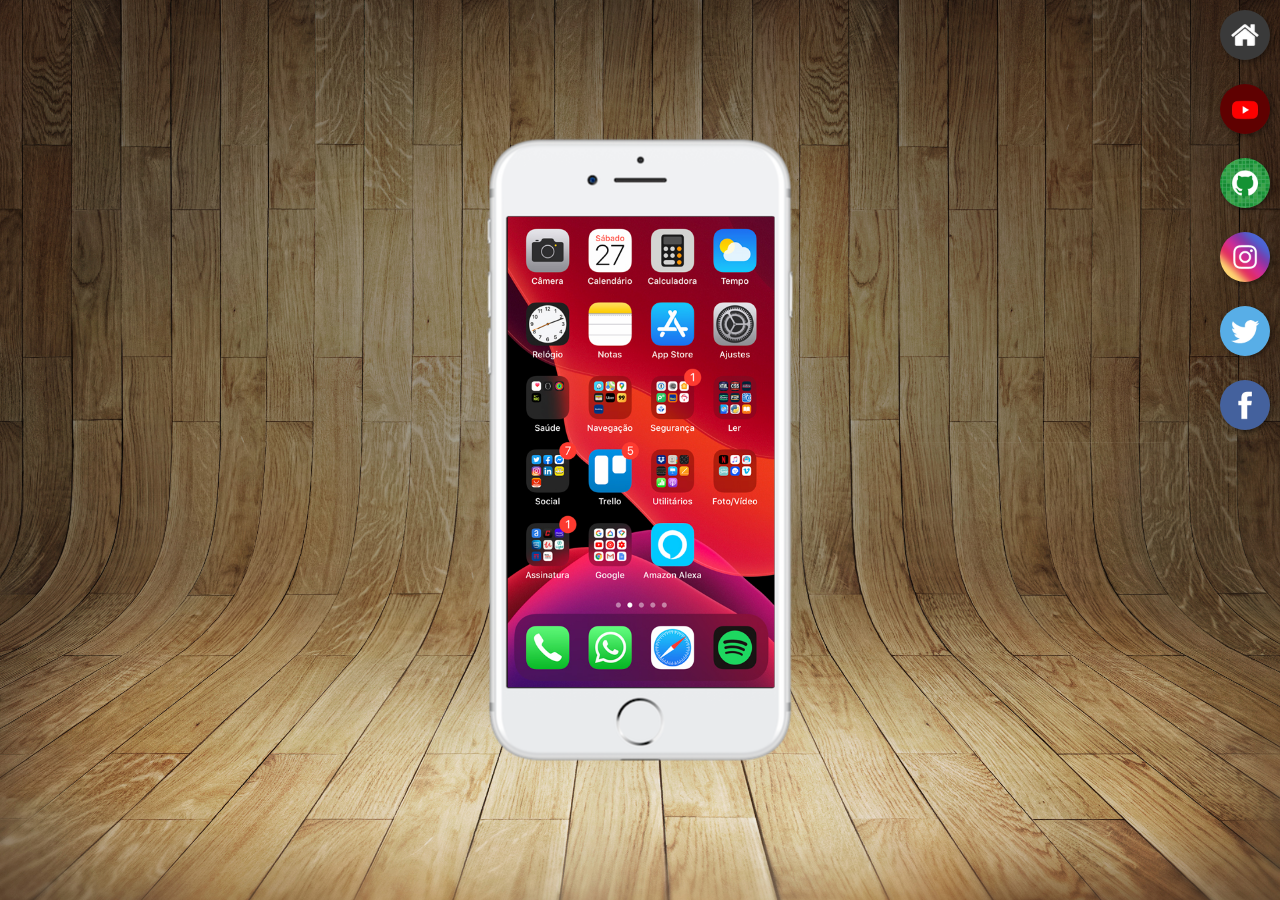
<file: index.html>
<!DOCTYPE html>
<html lang="pt-br">
<head>
    <meta charset="UTF-8">
    <meta http-equiv="X-UA-Compatible" content="IE=edge">
    <meta name="viewport" content="width=device-width, initial-scale=1.0">
    <title>Projeto Redes Sociais</title>
    <link rel="shortcut icon" href="favicon.ico" type="image/x-icon">
    <link rel="stylesheet" href="estilos/style.css">
</head>
<body>
    <main>
        <section id="telefone">
            <iframe src="home.html" name="tela" id="tela" frameborder="0">Infelizmente seu navegador não é compatível com isso.</iframe>
        </section>
        <section id="redes-sociais">
            <a href="home.html" target="tela"><img src="imagens/logo-home.jpg" alt="Home"></a><br>
            <a href="youtube.html" target="tela"><img src="imagens/logo-youtube.jpg" alt="YouTube"></a><br>
            <a href="github.html" target="tela"><img src="imagens/logo-github.jpg" alt="GitHub"></a><br>
            <a href="instagram.html" target="tela"><img src="imagens/logo-instagram.jpg" alt="Instagram"></a><br>
            <a href="twitter.html" target="tela"><img src="imagens/logo-twitter.jpg" alt="Twitter"></a><br>
            <a href="facebook.html" target="tela"><img src="imagens/logo-facebook.jpg" alt="Facebook"></a>
        </section>
    </main>
</body>
</html>
</file>
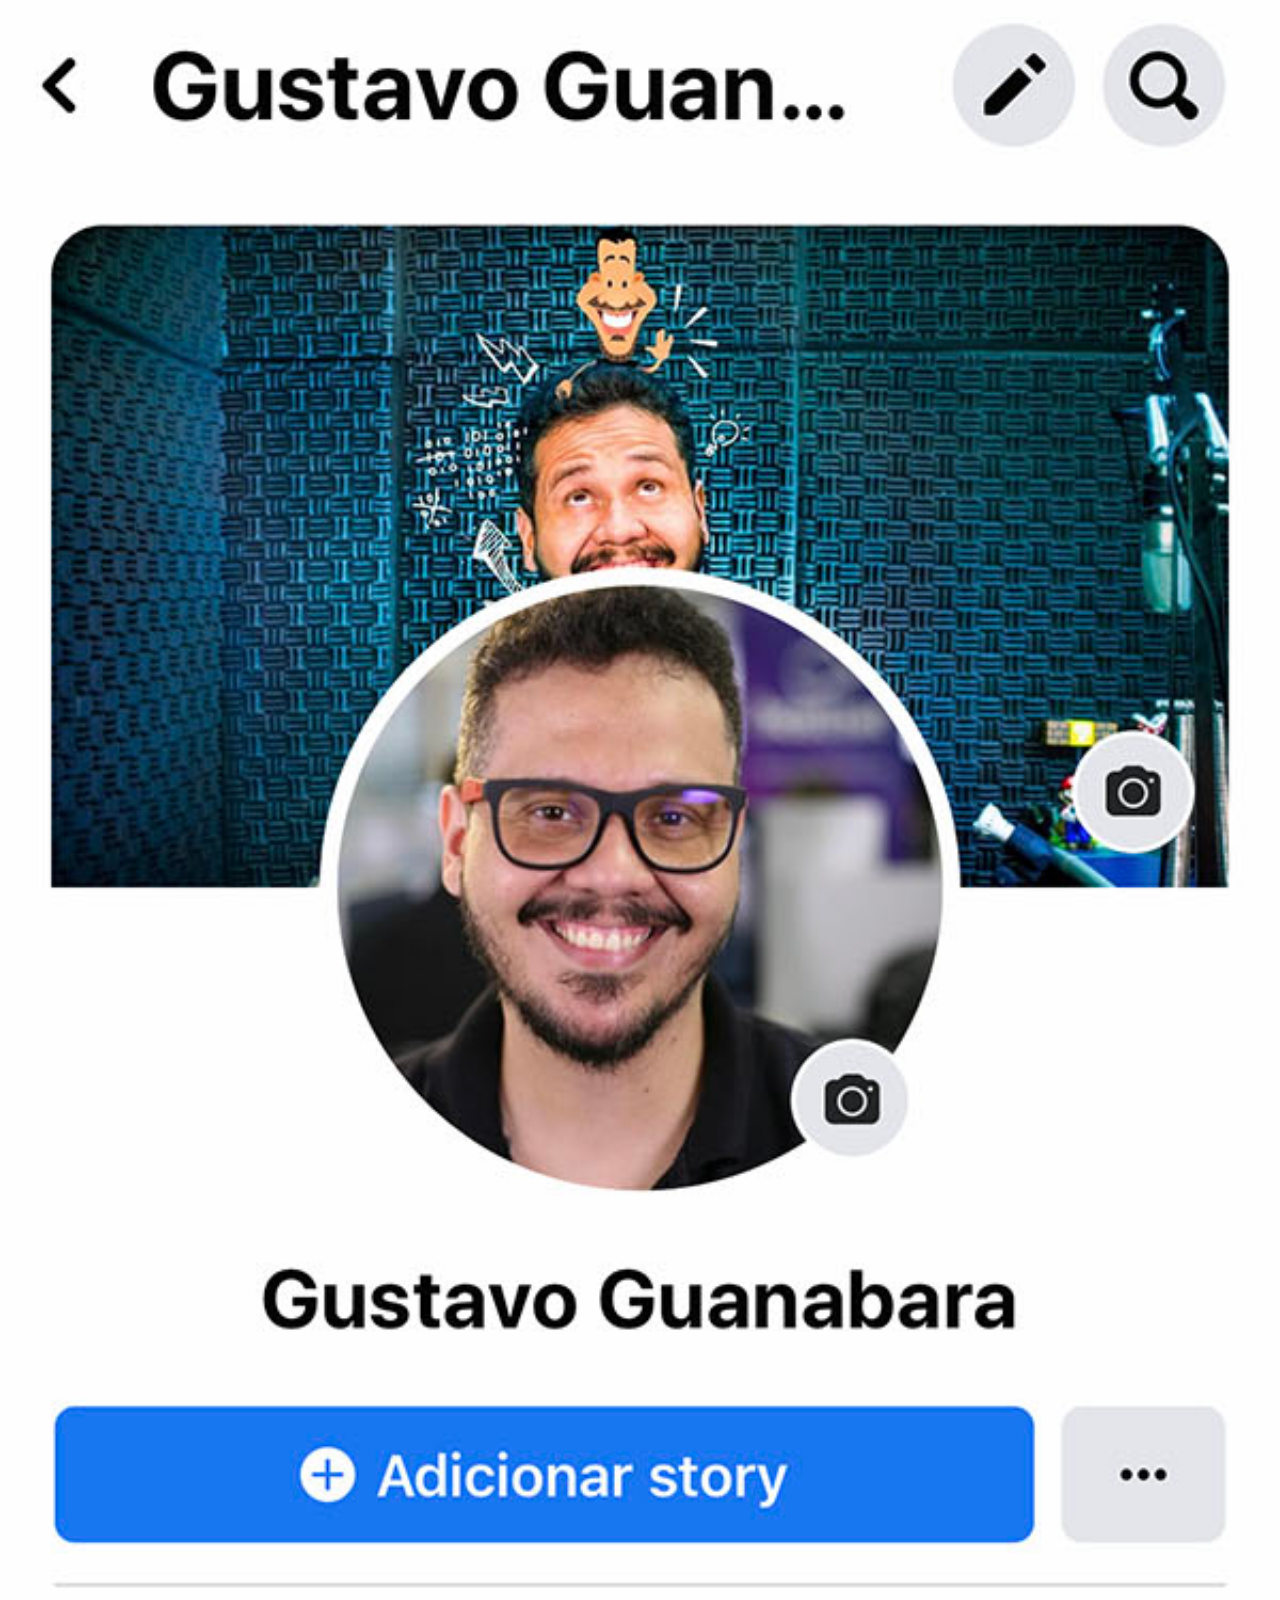
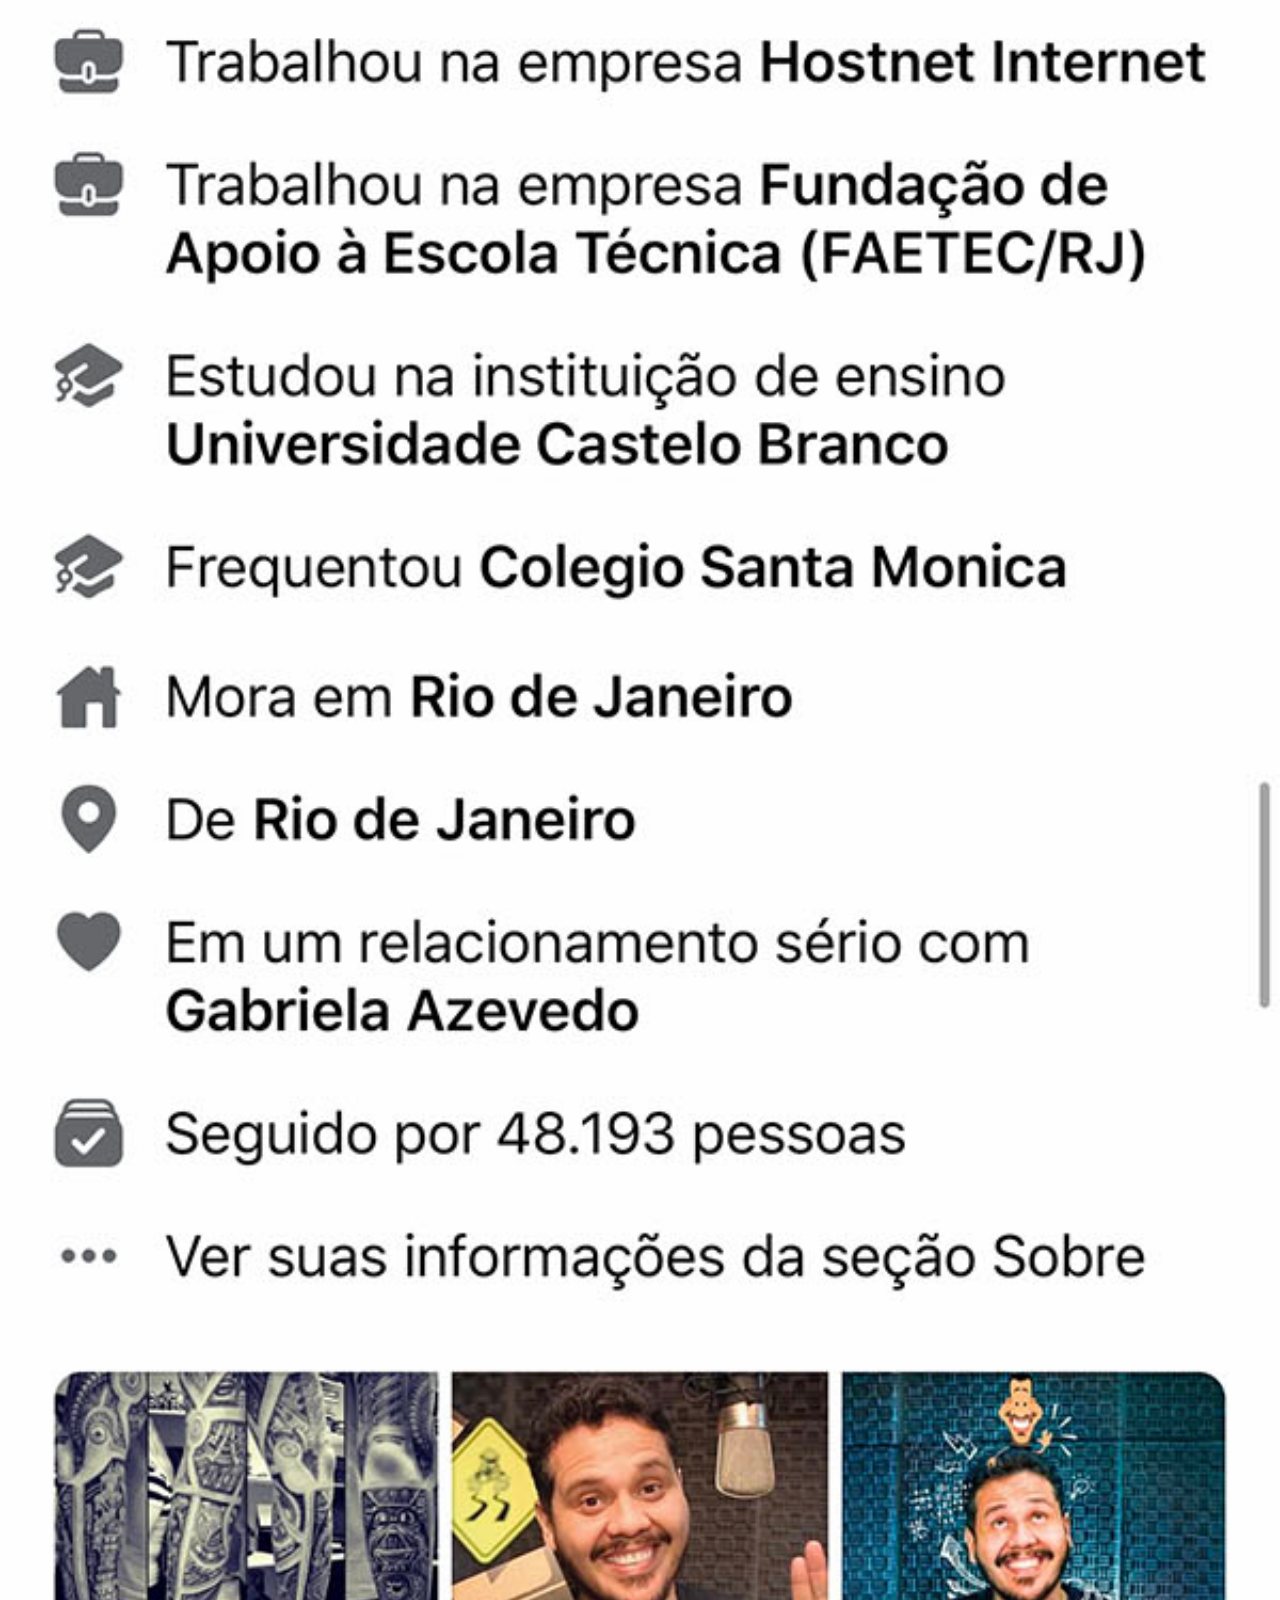
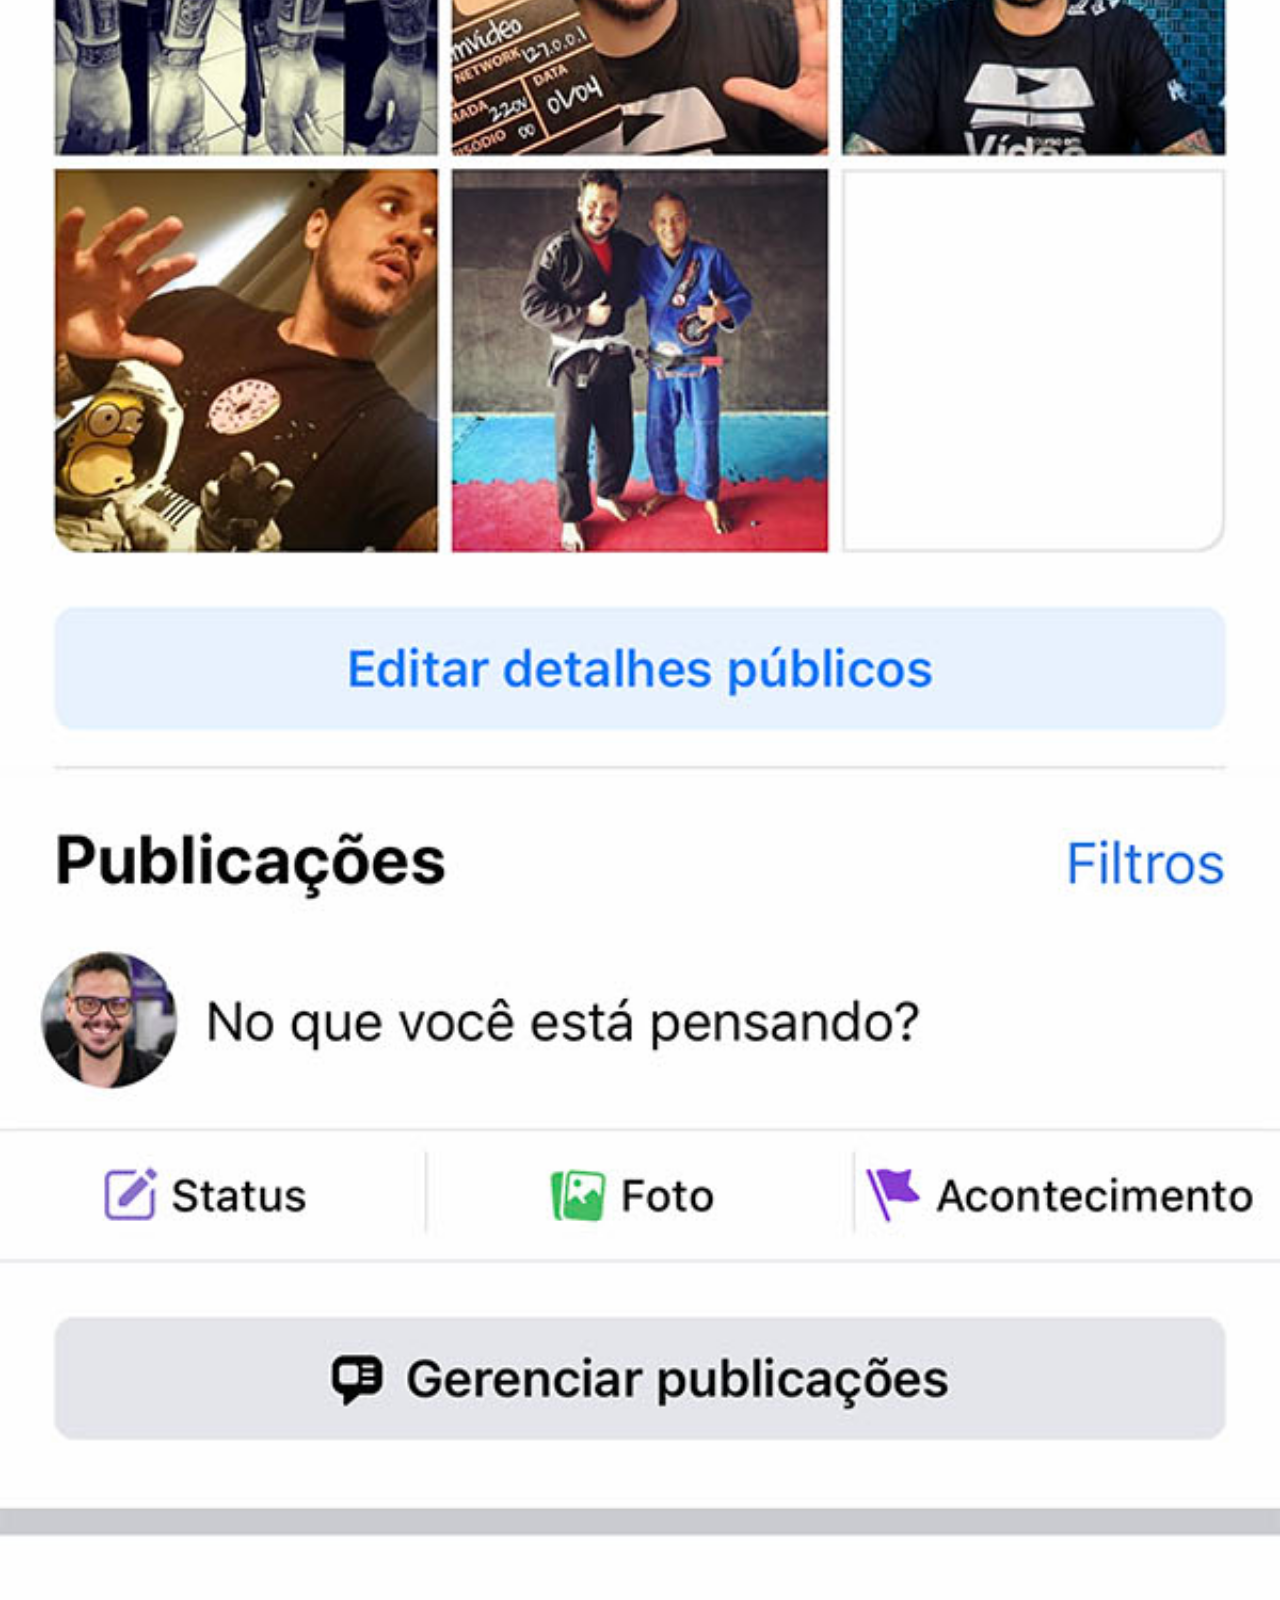
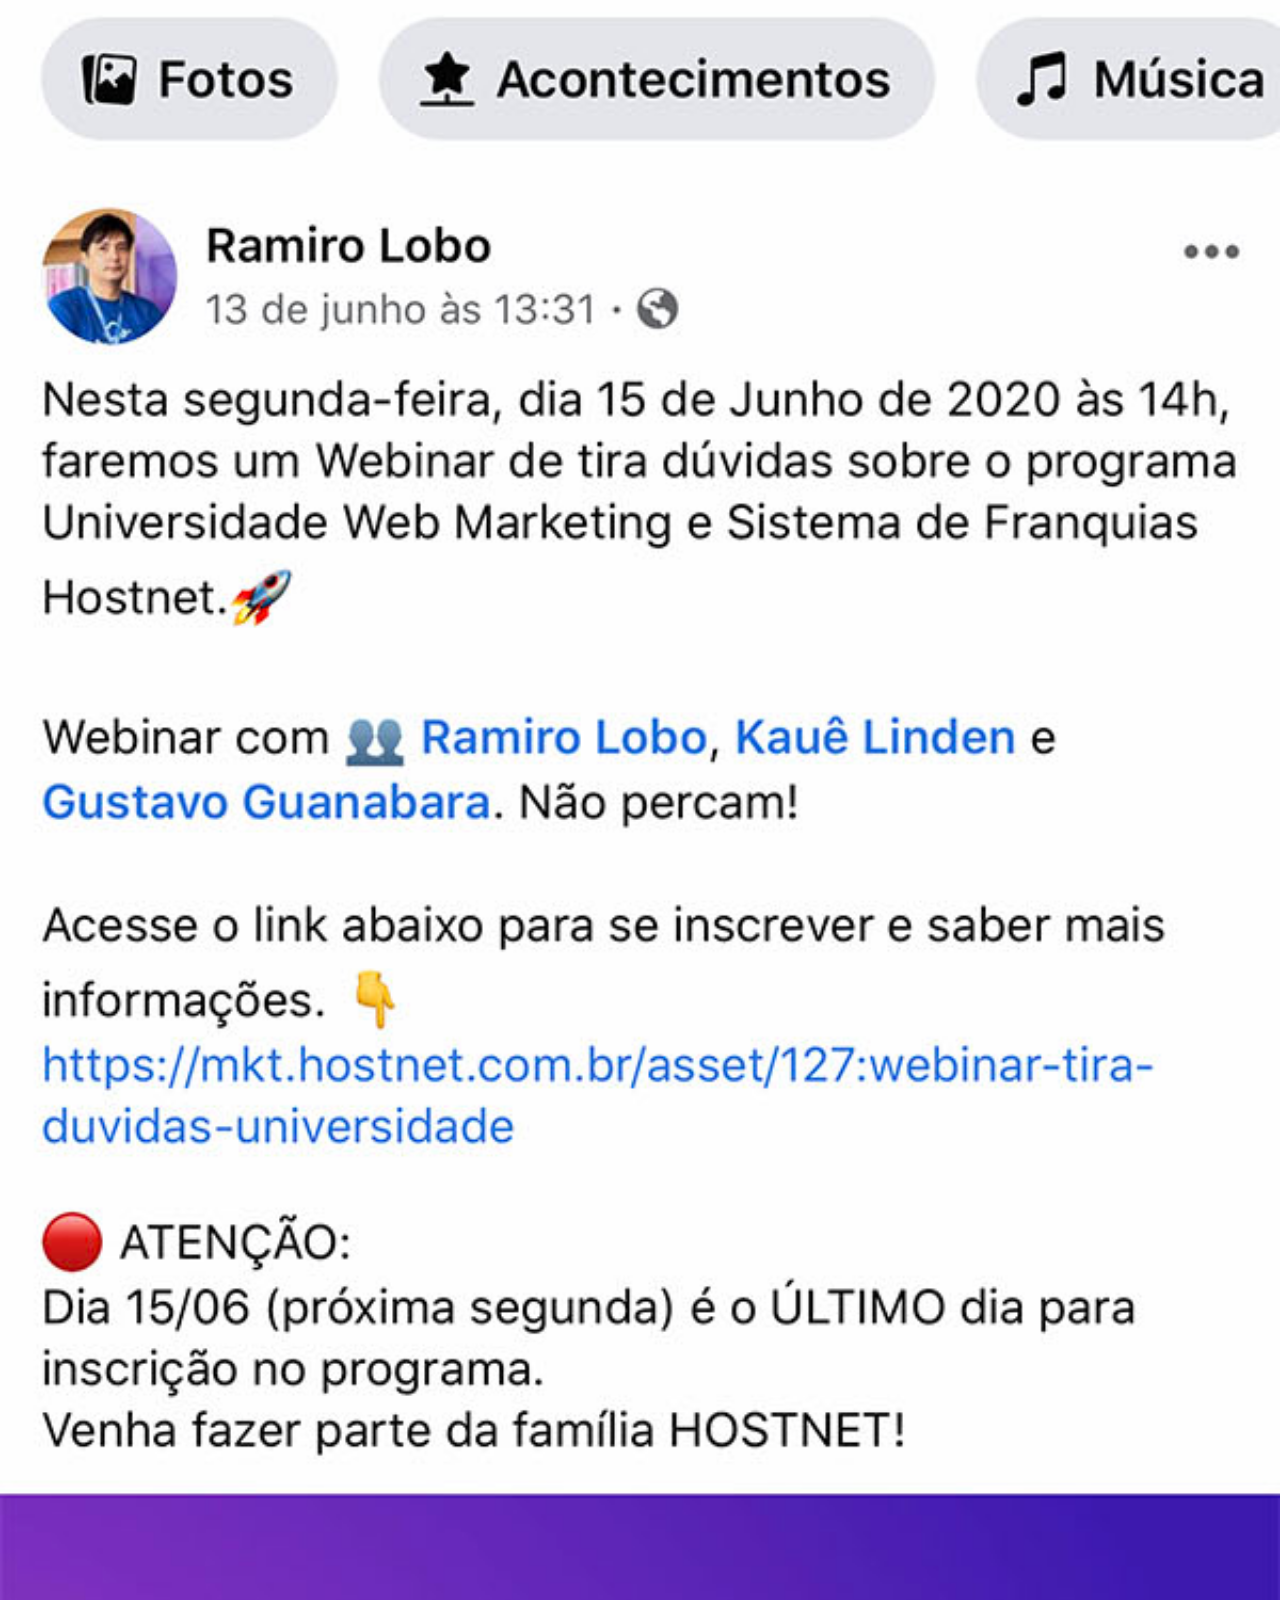
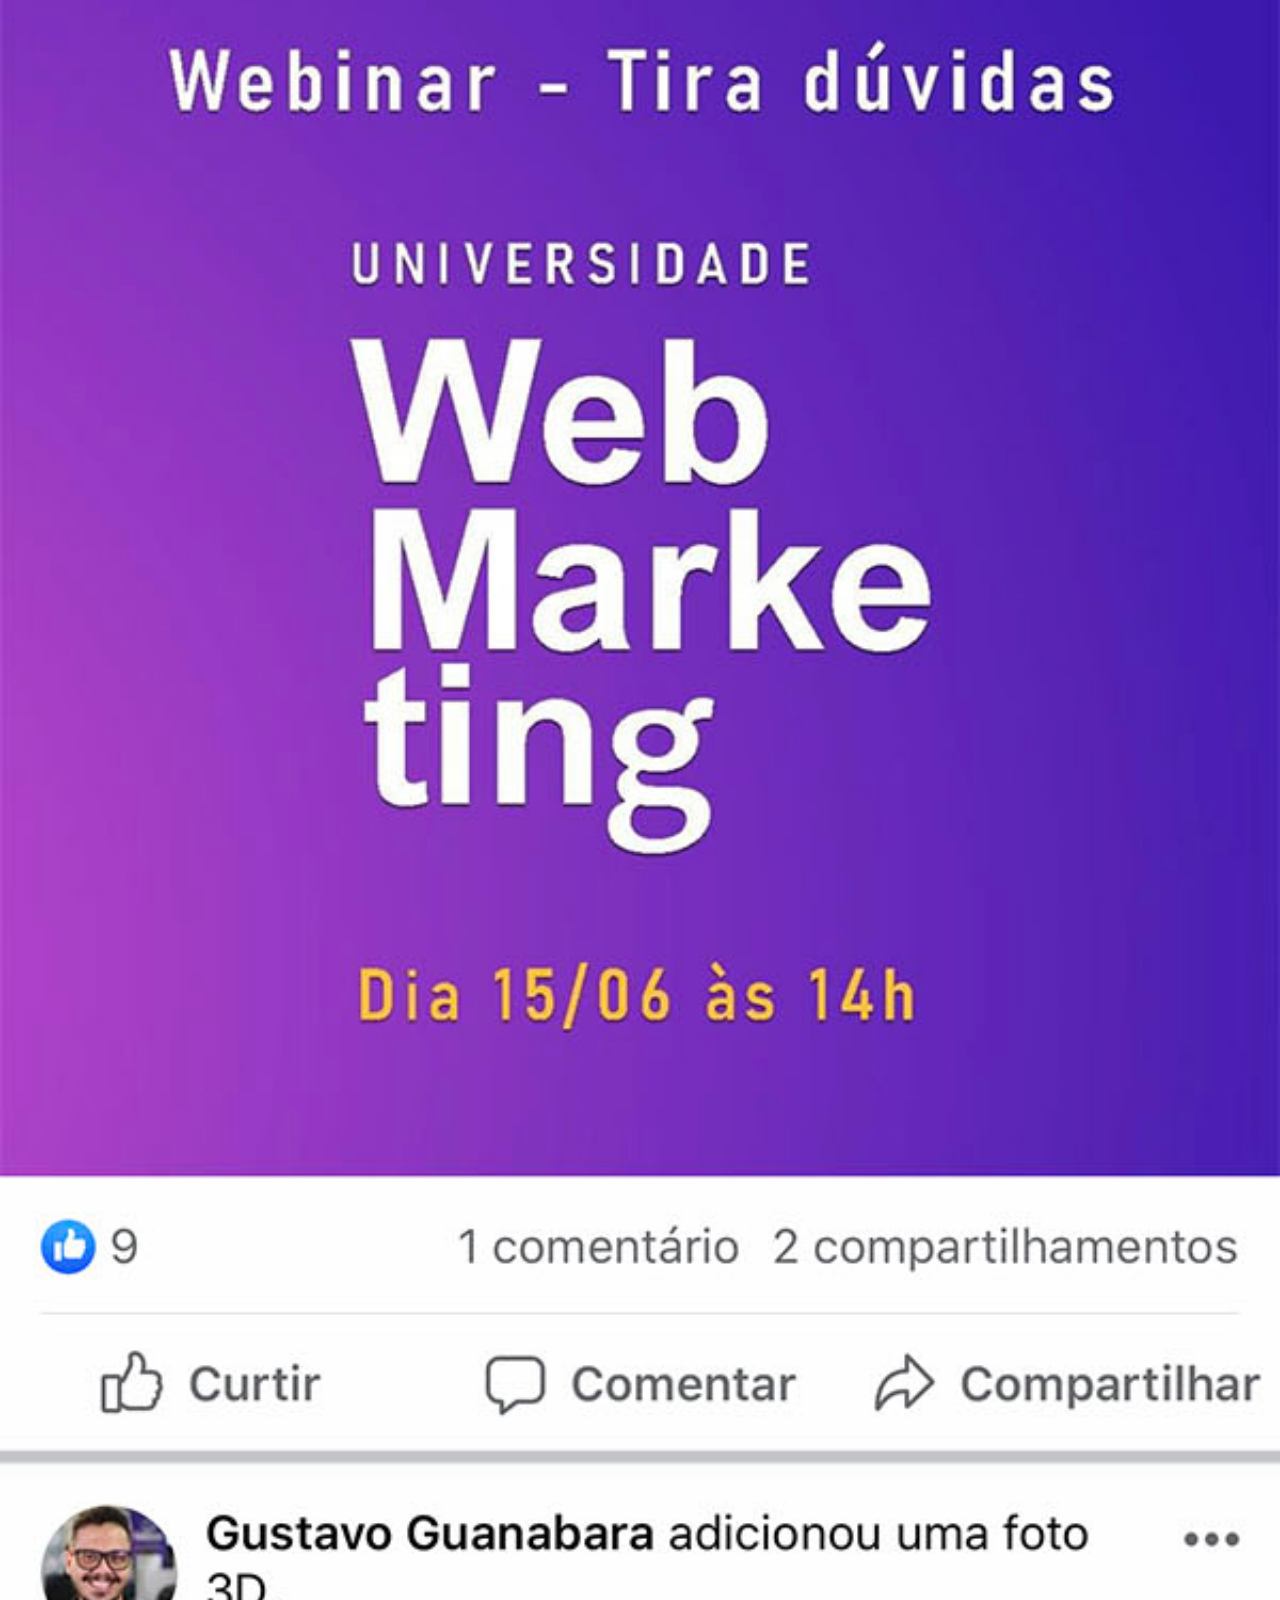
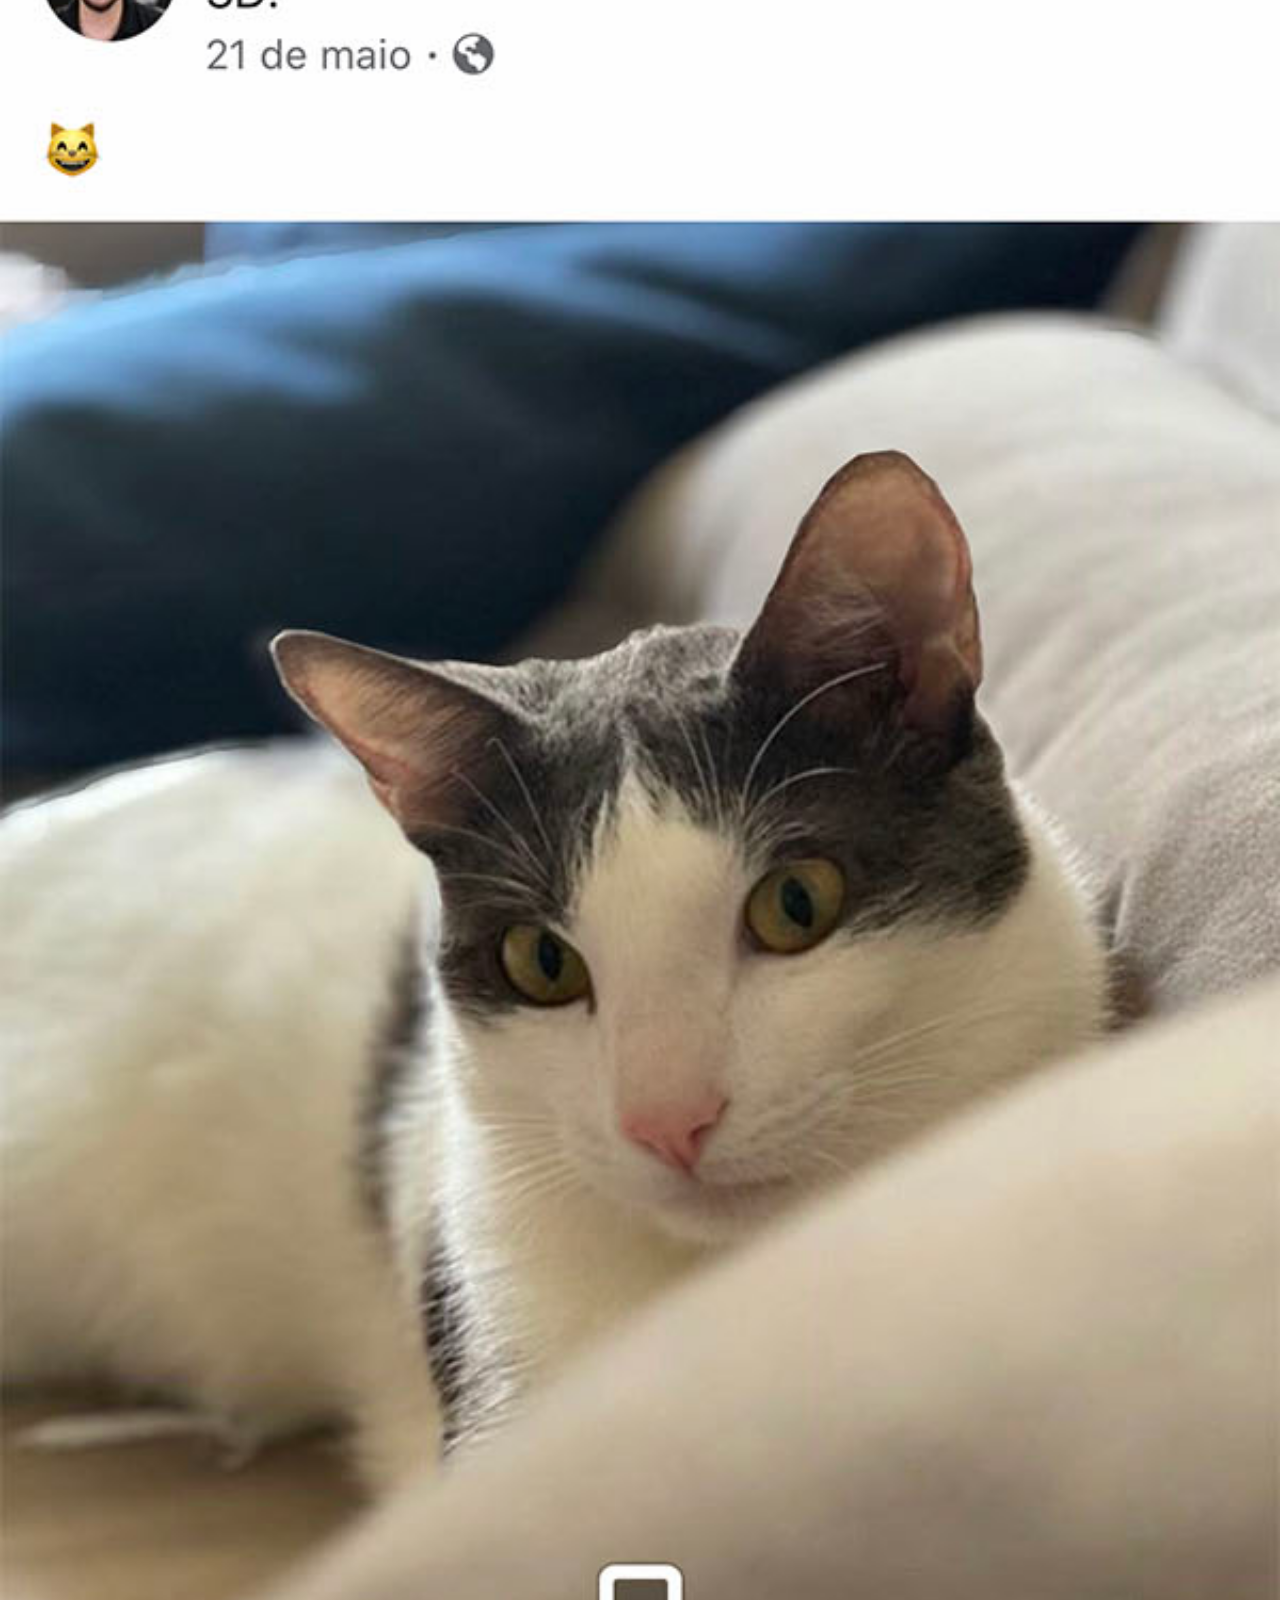
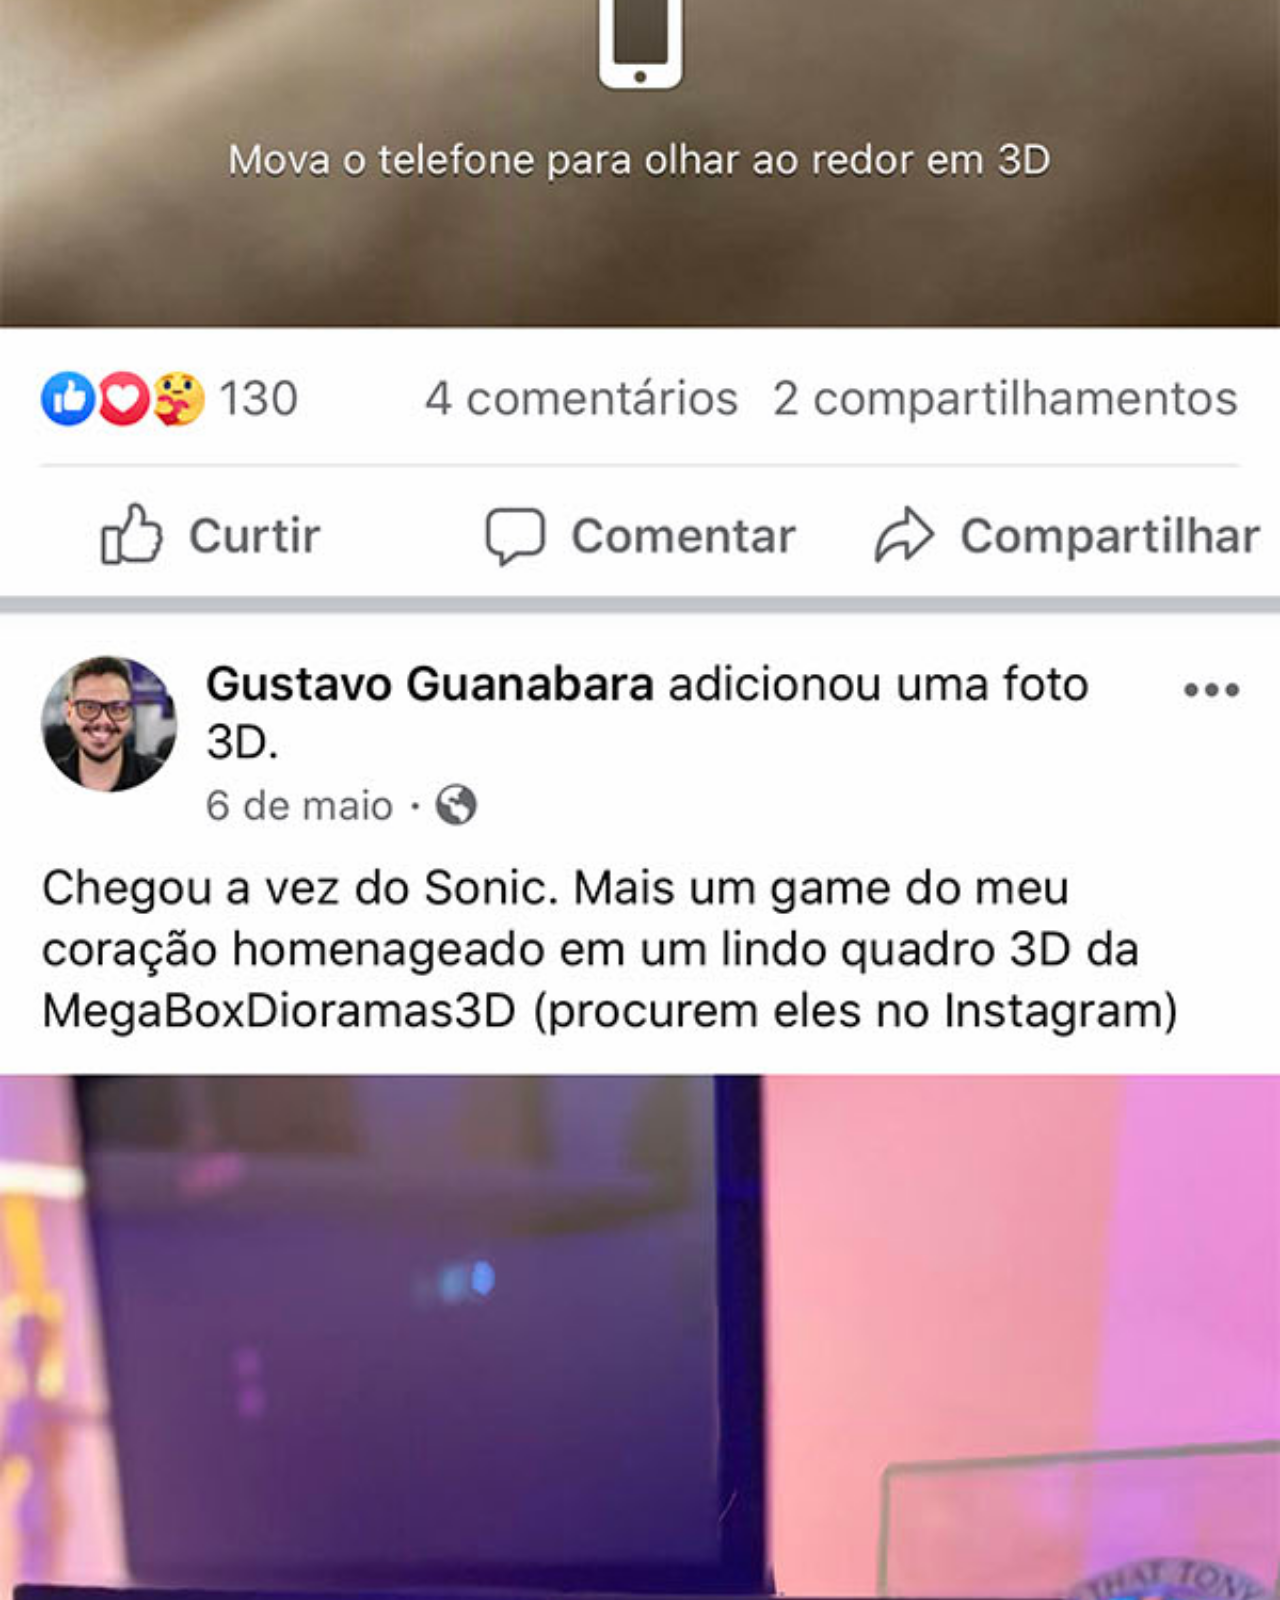
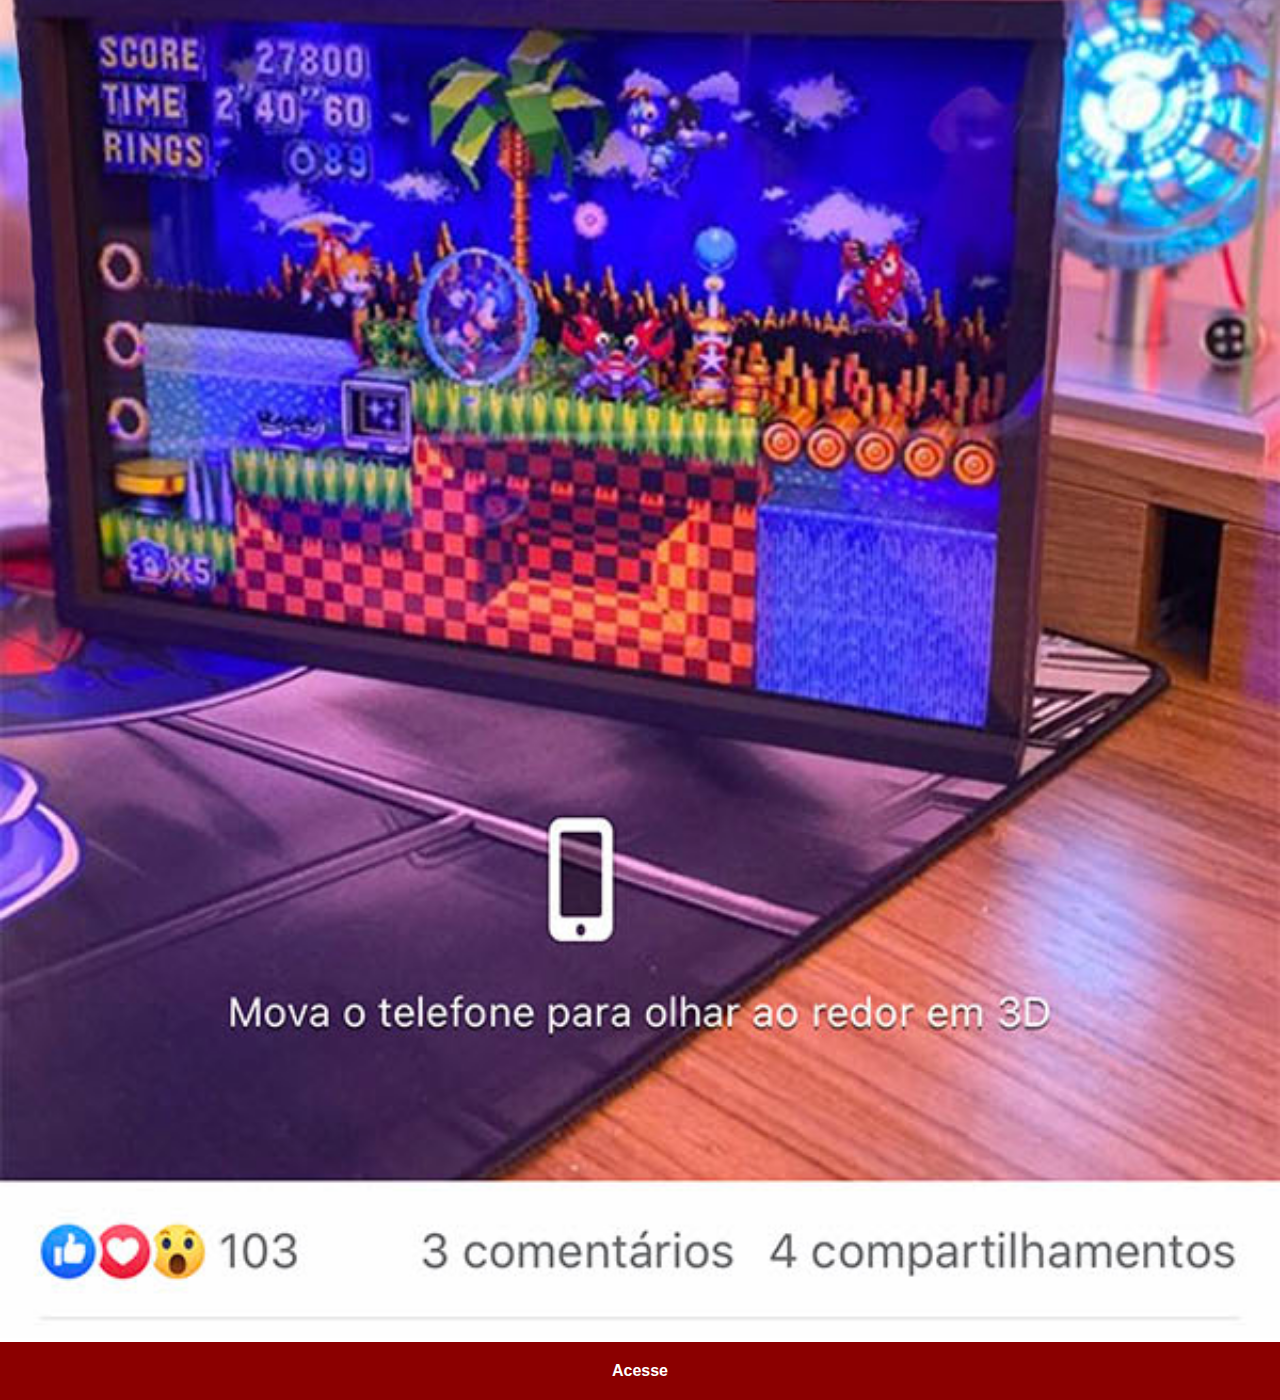
<file: facebook.html>
<!DOCTYPE html>
<html lang="pt-br">
<head>
    <meta charset="UTF-8">
    <meta http-equiv="X-UA-Compatible" content="IE=edge">
    <meta name="viewport" content="width=device-width, initial-scale=1.0">
    <title>Facebook</title>
    <link rel="stylesheet" href="estilos/social.css">
</head>
<body>
    <img src="imagens/tela-facebook.jpg" alt="Facebook"><a href="" target="_blank">Acesse</a>
</body>
</html>
</file>
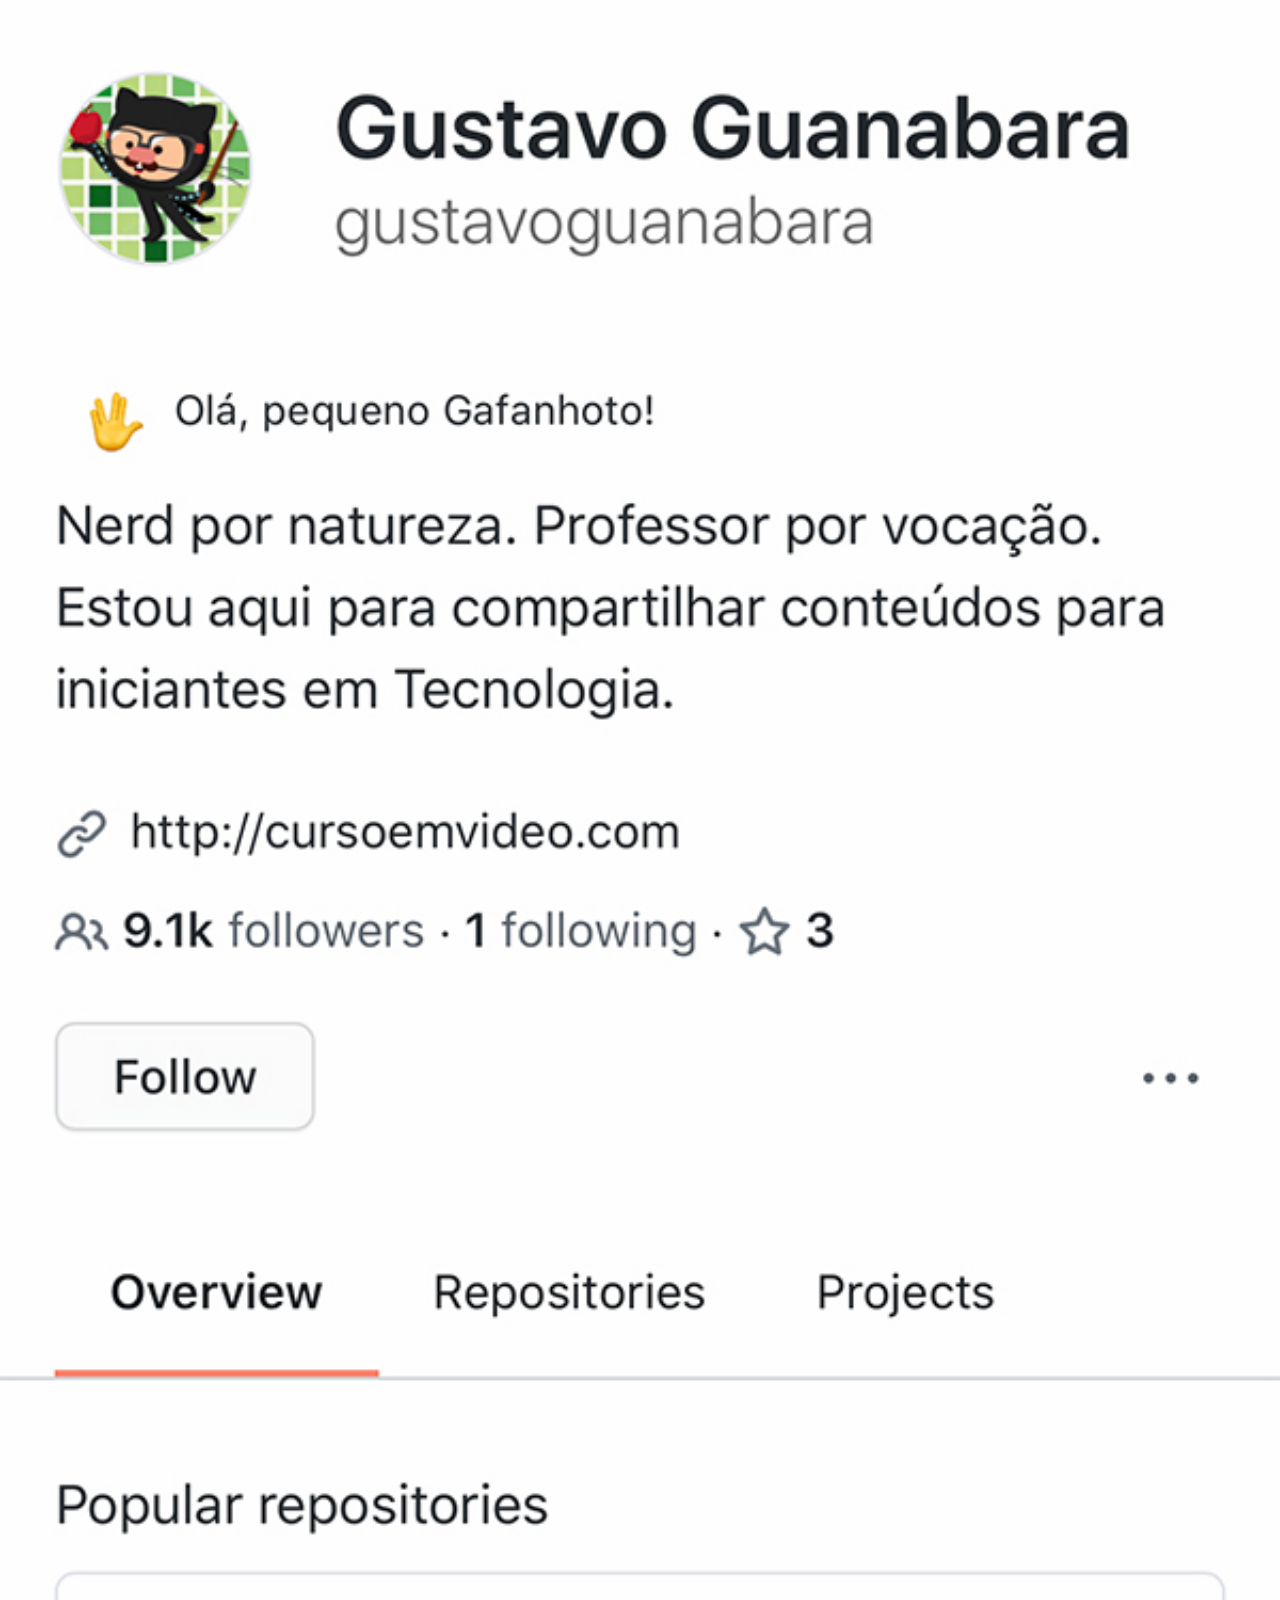
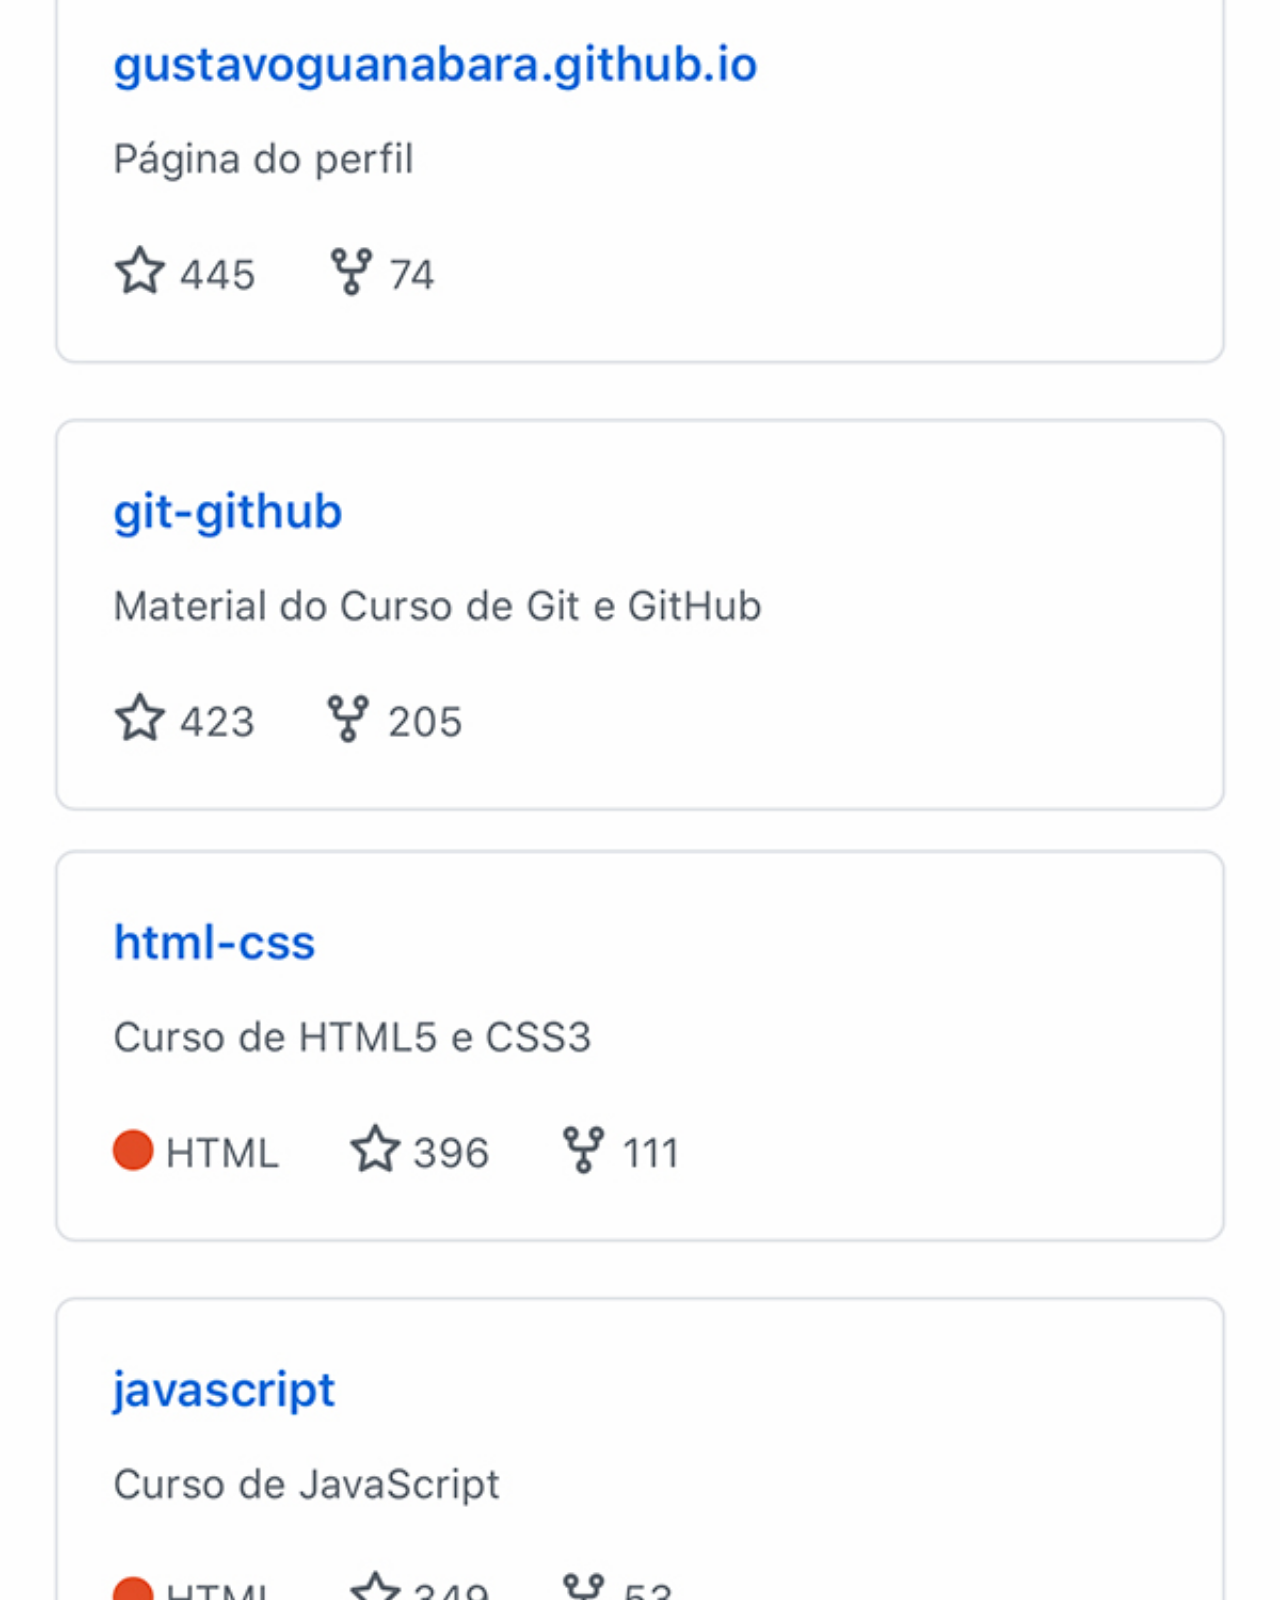
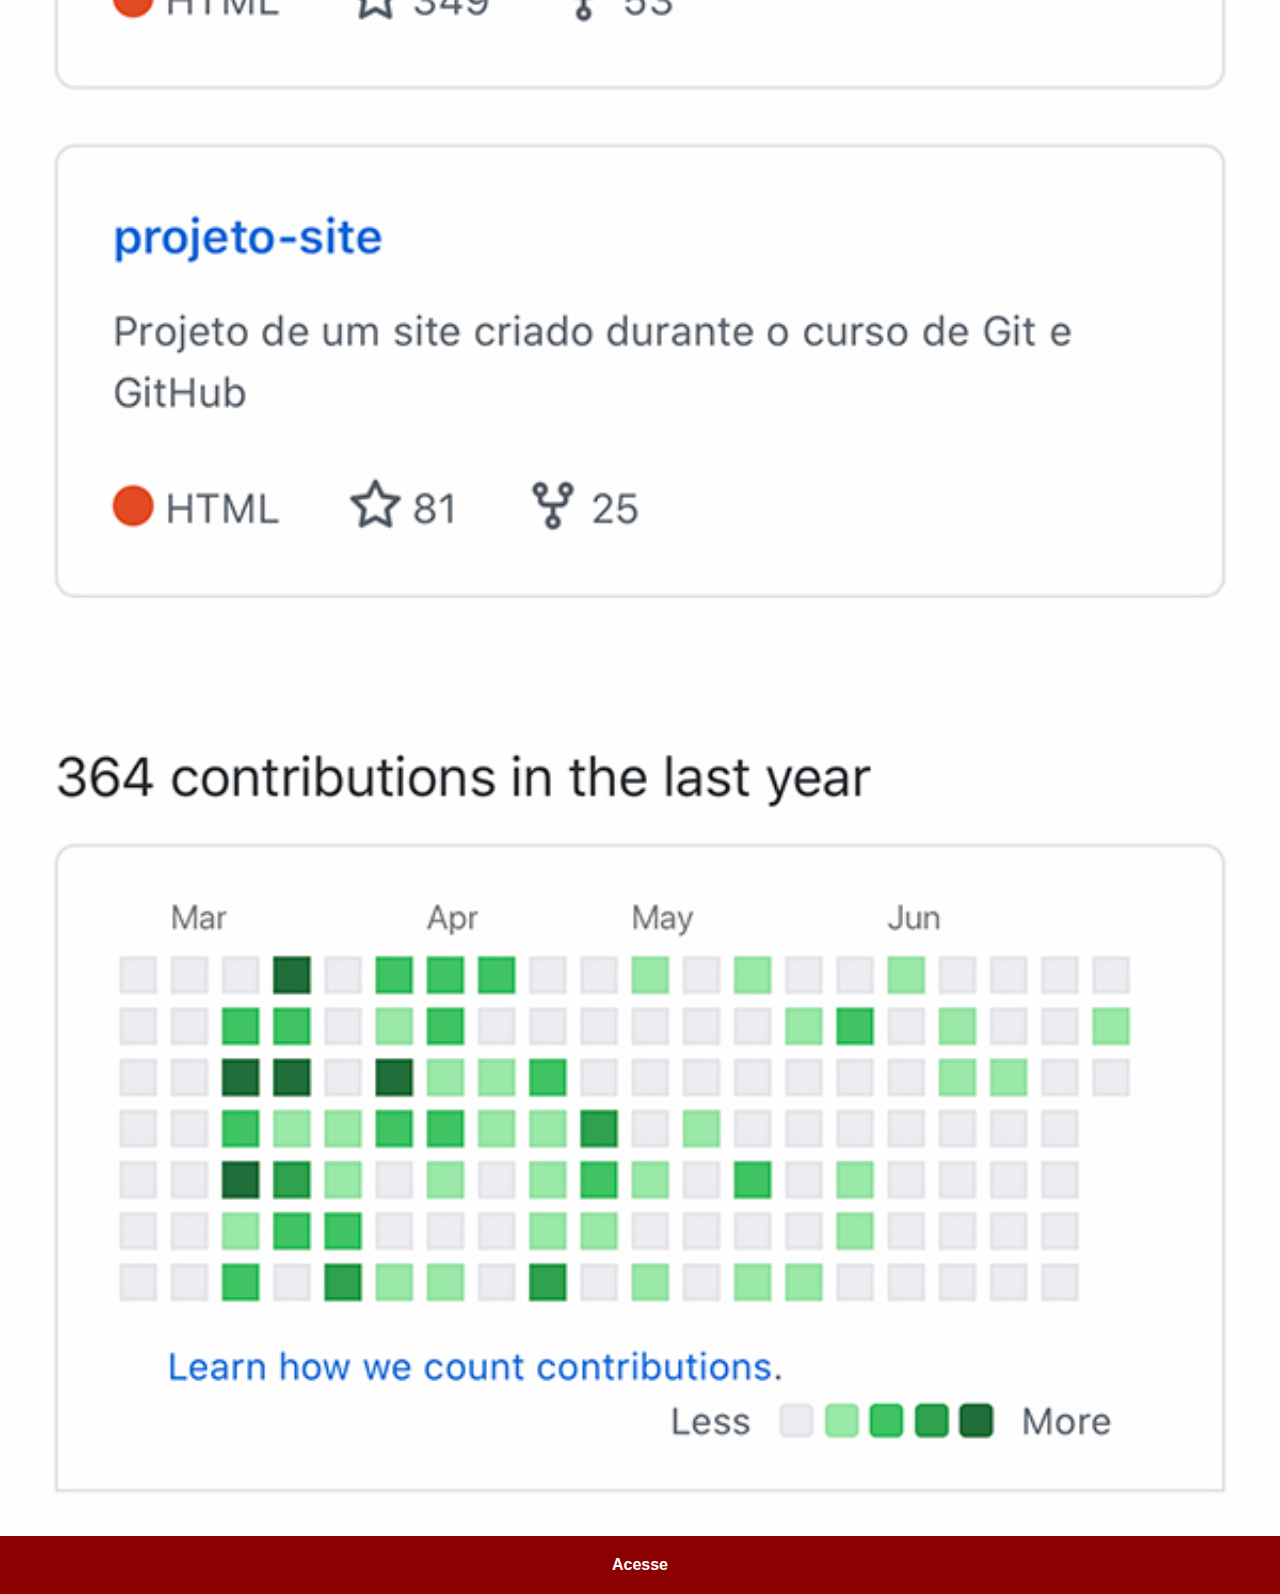
<file: github.html>
<!DOCTYPE html>
<html lang="pt-br">
<head>
    <meta charset="UTF-8">
    <meta http-equiv="X-UA-Compatible" content="IE=edge">
    <meta name="viewport" content="width=device-width, initial-scale=1.0">
    <title>GitHub</title>
    <link rel="stylesheet" href="estilos/social.css">
</head>
<body>
    <img src="imagens/tela-github.jpg" alt="GitHub"><a href="https://github.com/gustavoguanabara/" target="_blank">Acesse</a>
</body>
</html>
</file>
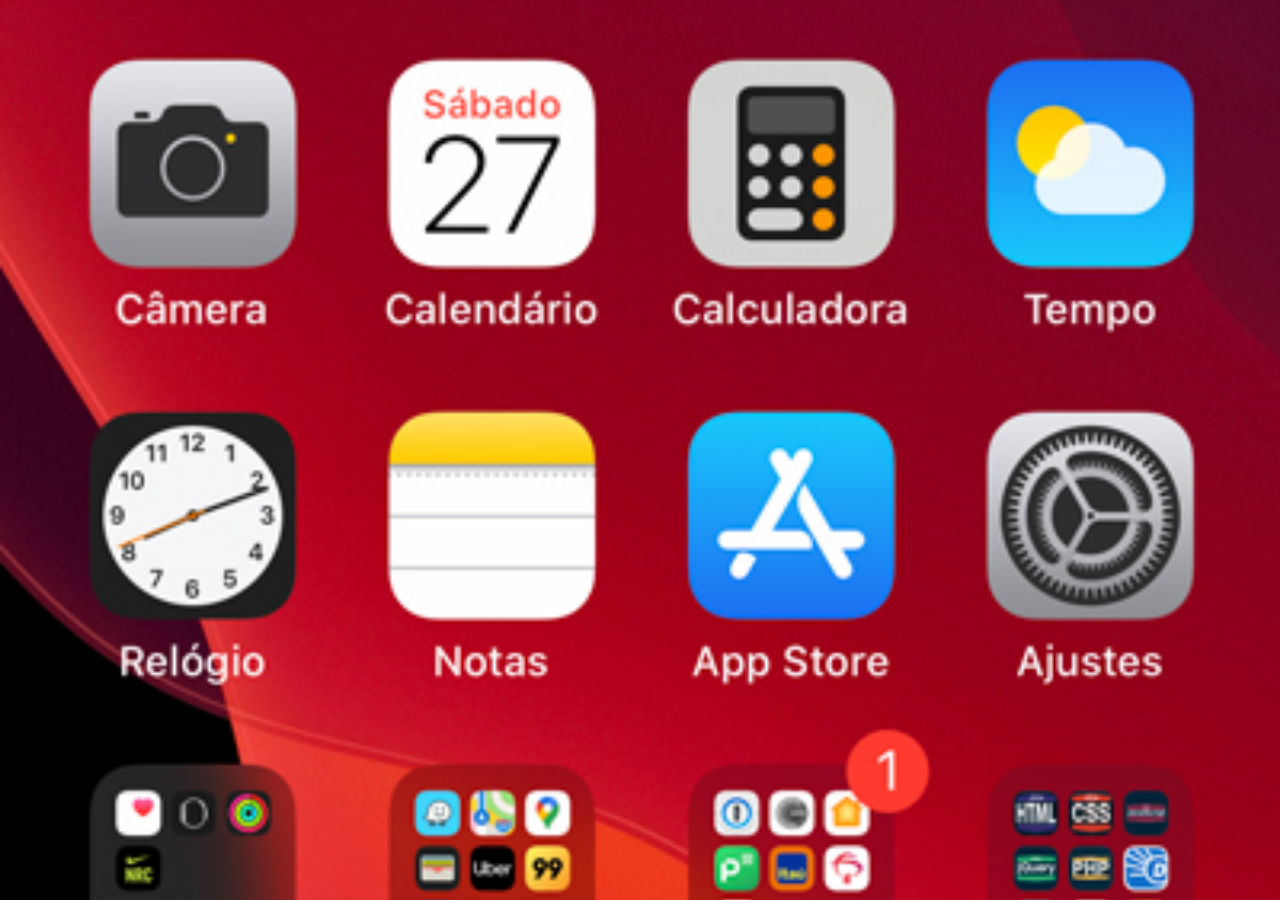
<file: home.html>
<!DOCTYPE html>
<html lang="pt-br">
<head>
    <meta charset="UTF-8">
    <meta http-equiv="X-UA-Compatible" content="IE=edge">
    <meta name="viewport" content="width=device-width, initial-scale=1.0">
    <title>Home</title>
</head>
<style>
    * {
        margin: 0px;
        padding: 0px;
    }

    body {
        width: 100vw;
        height: 100vh;
        background: black url('imagens/tela-home.jpg') no-repeat top center;
        background-size: cover;
    }
</style>
<body>
    
</body>
</html>
</file>
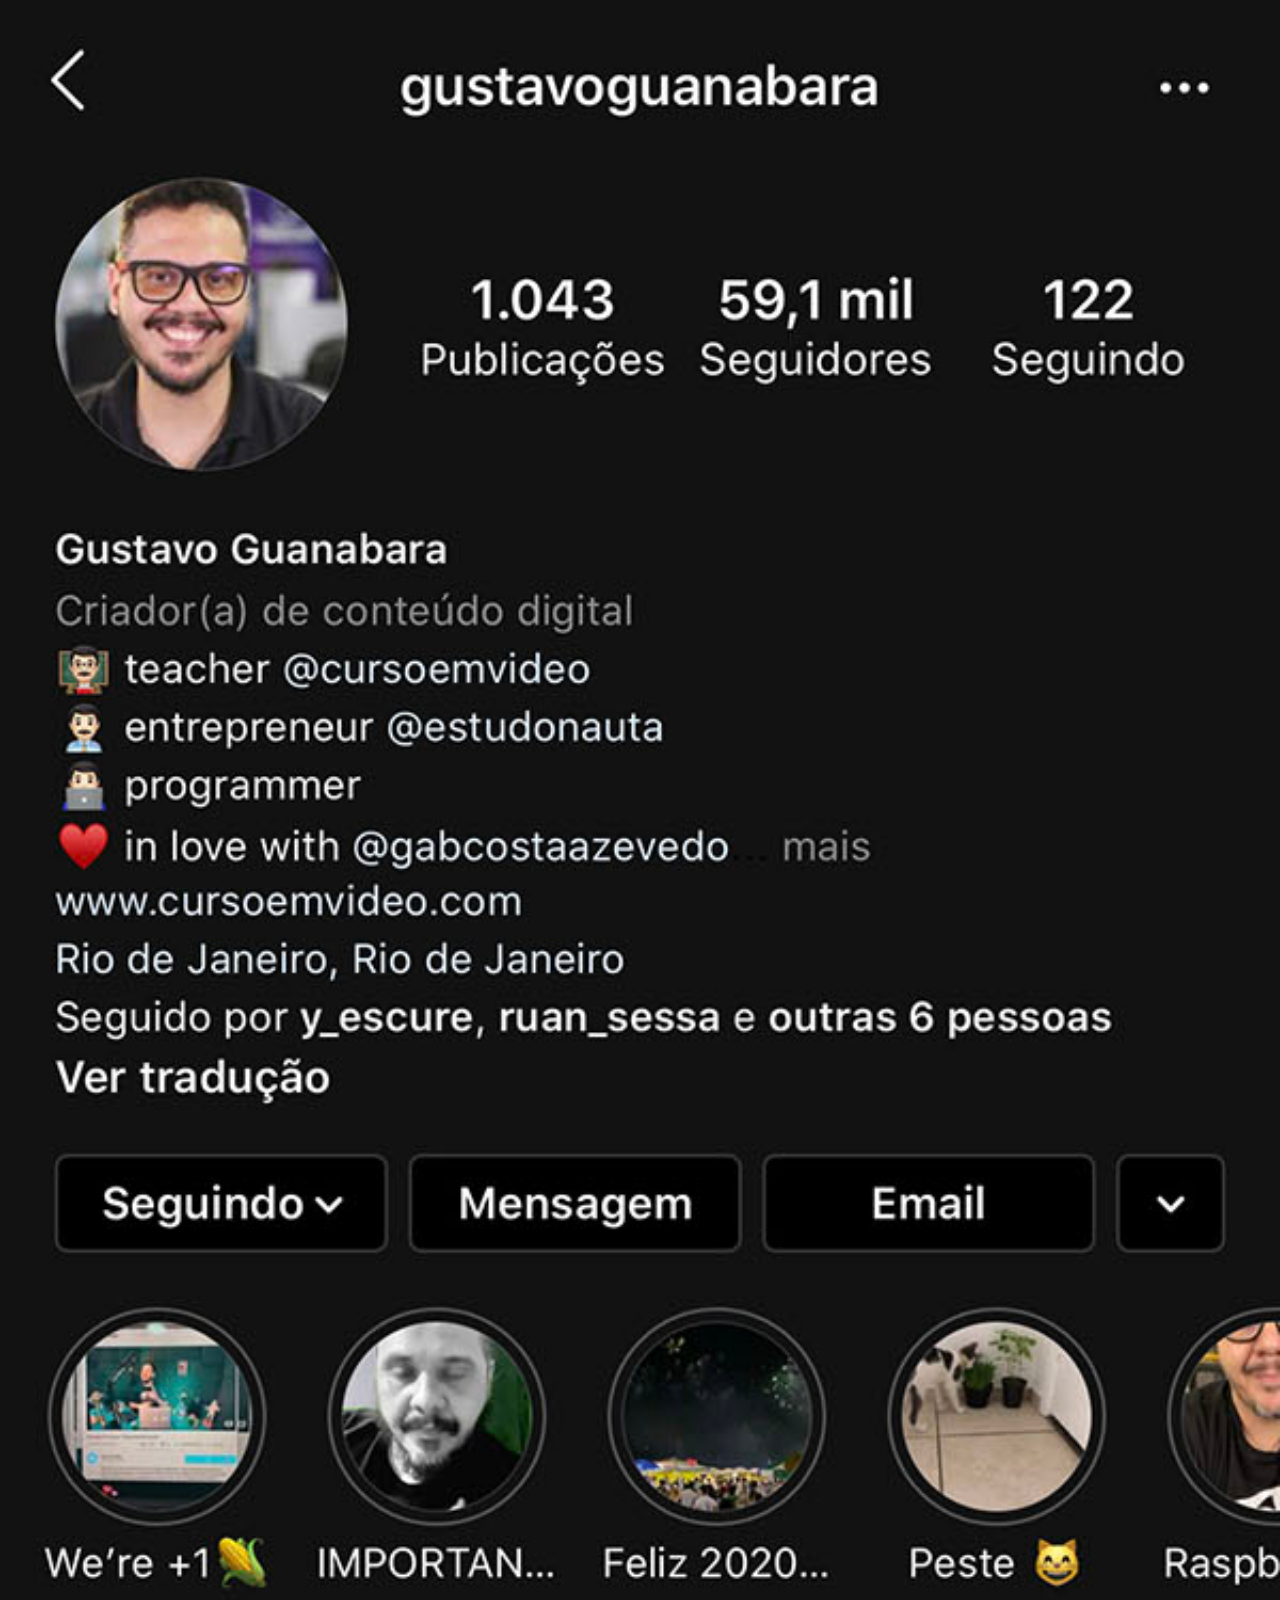
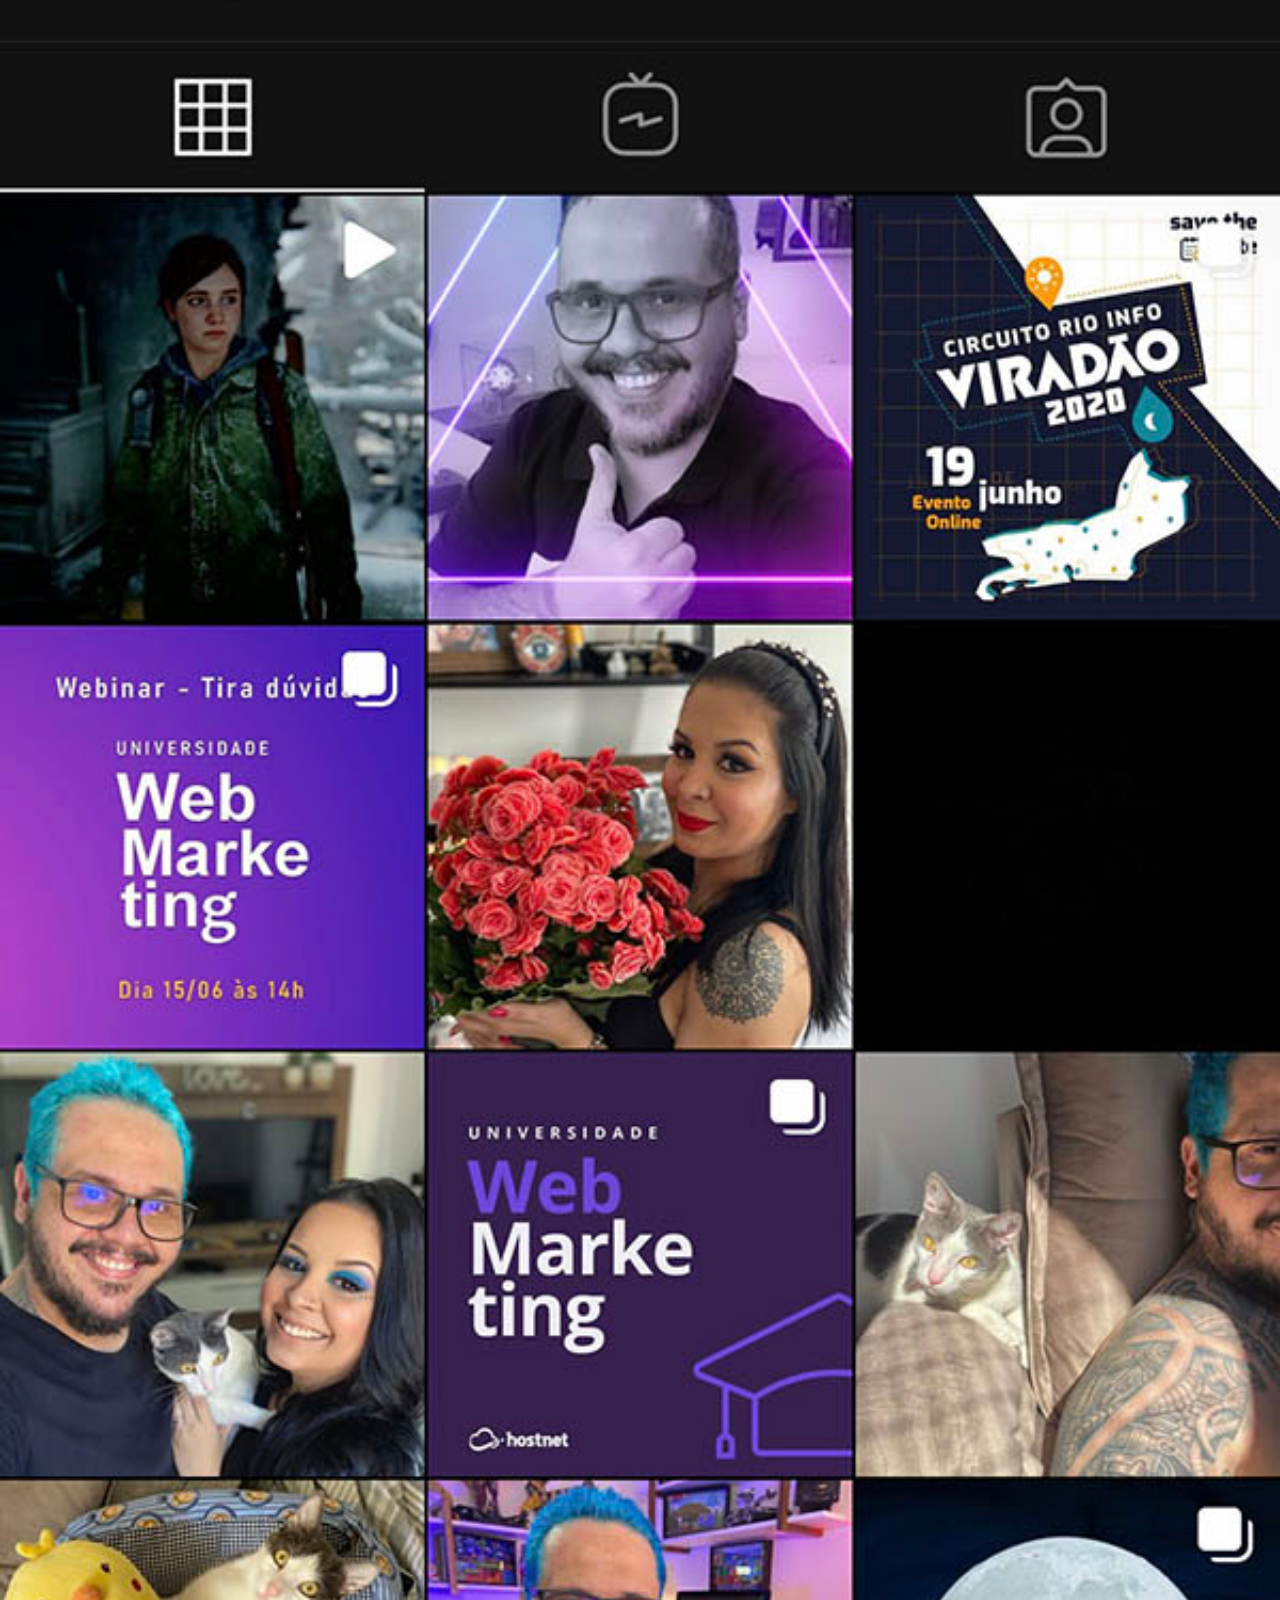
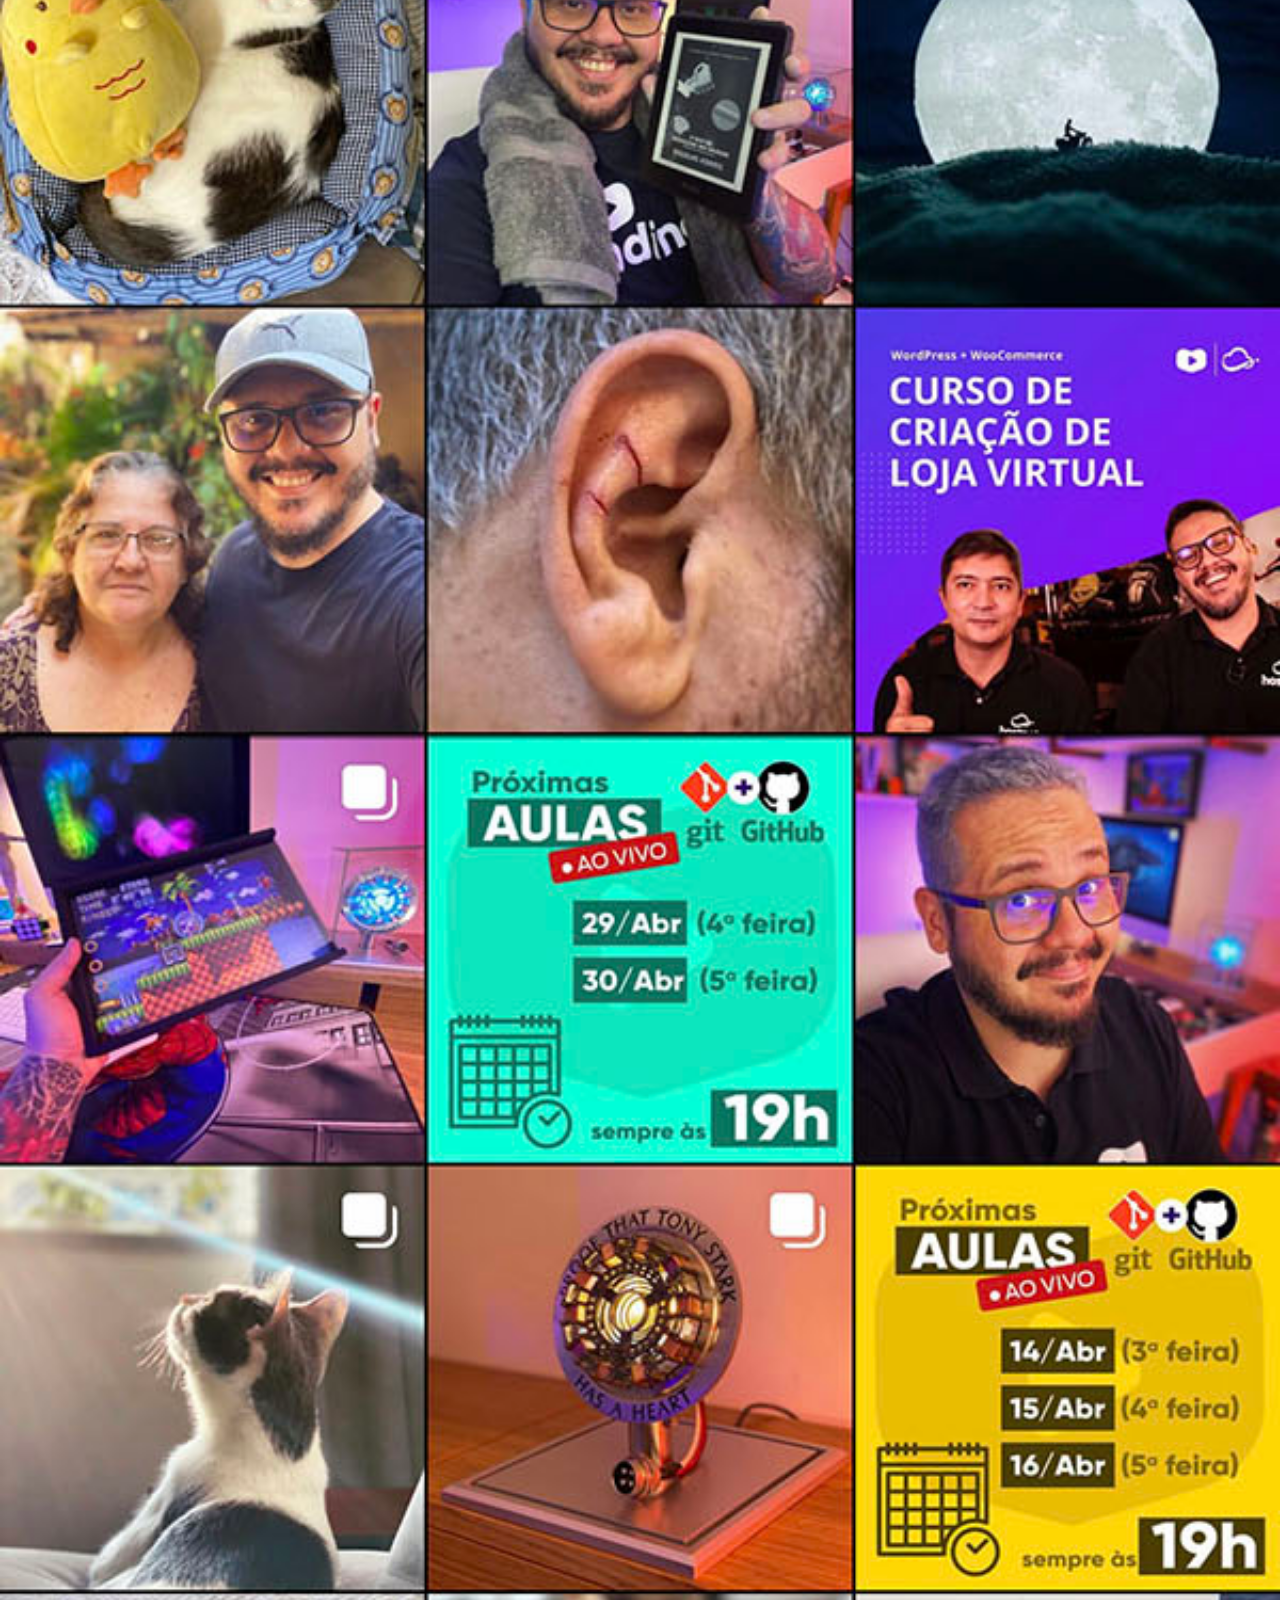
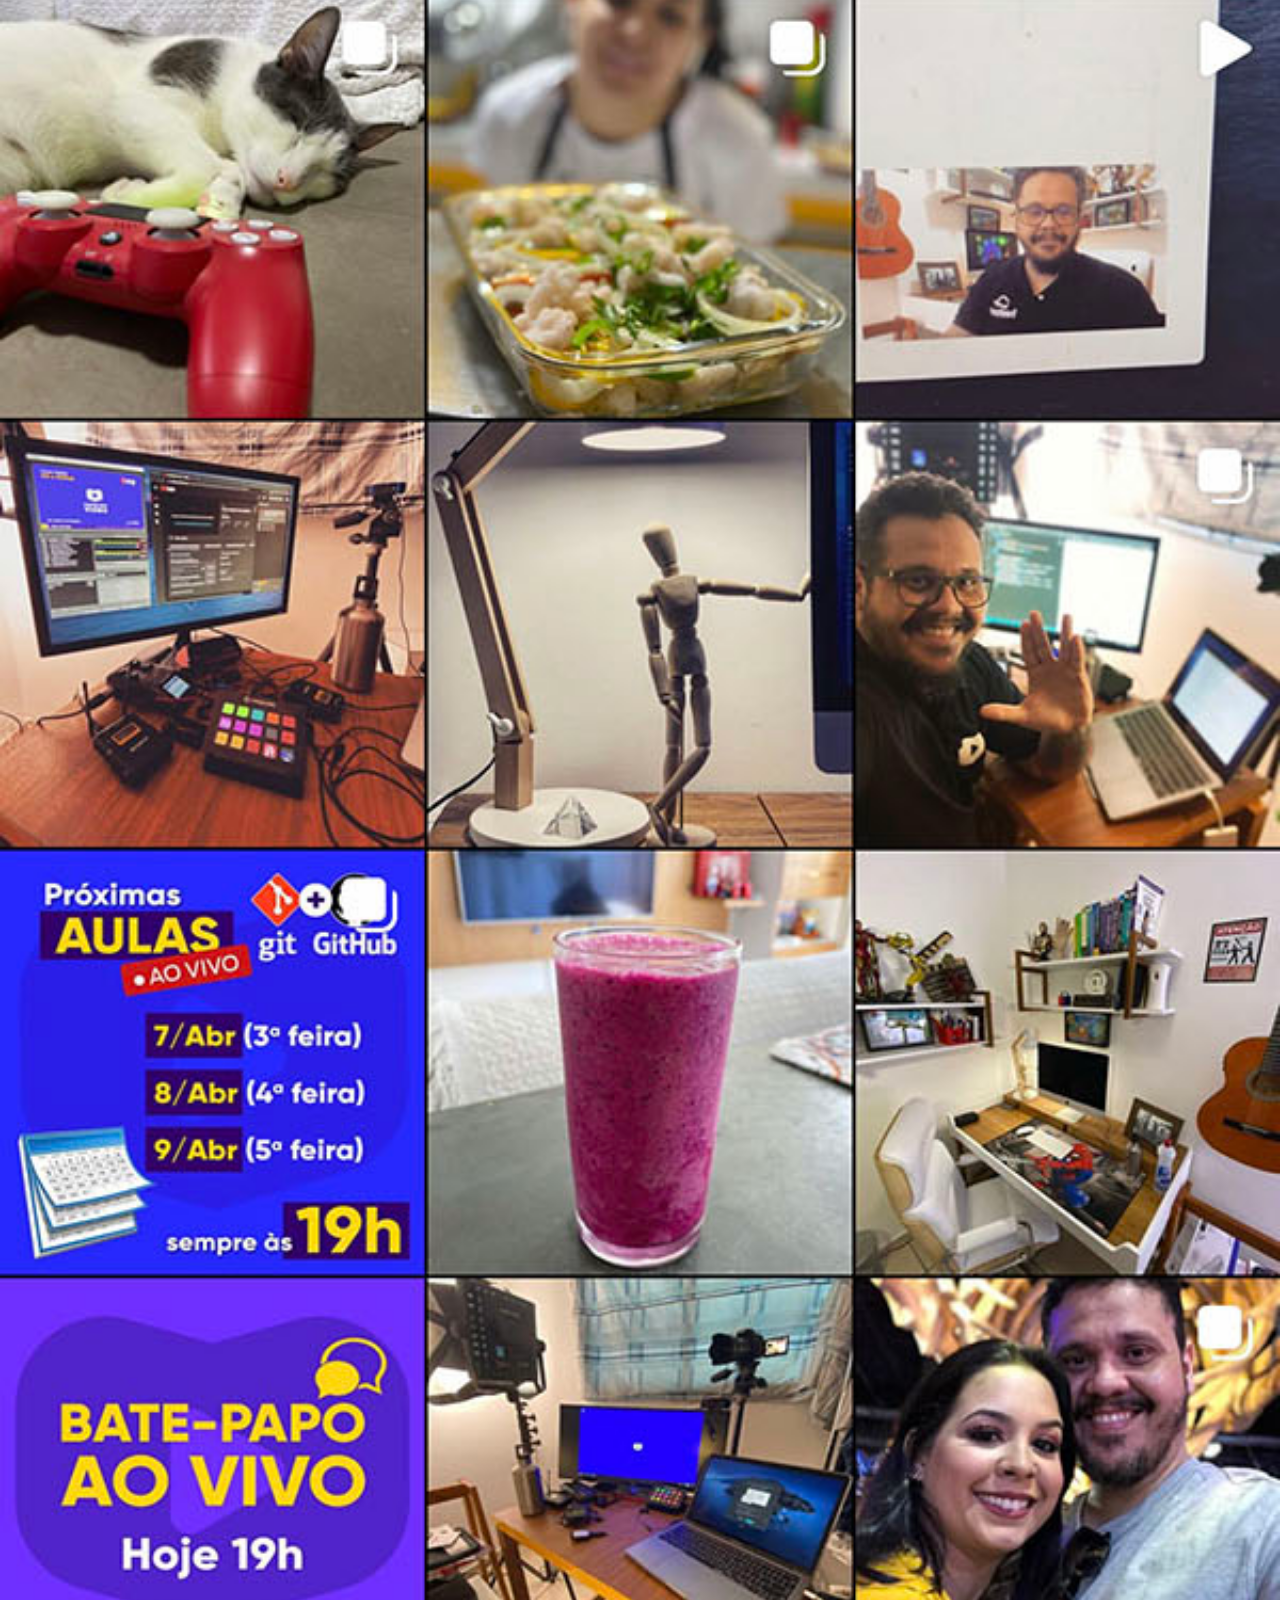
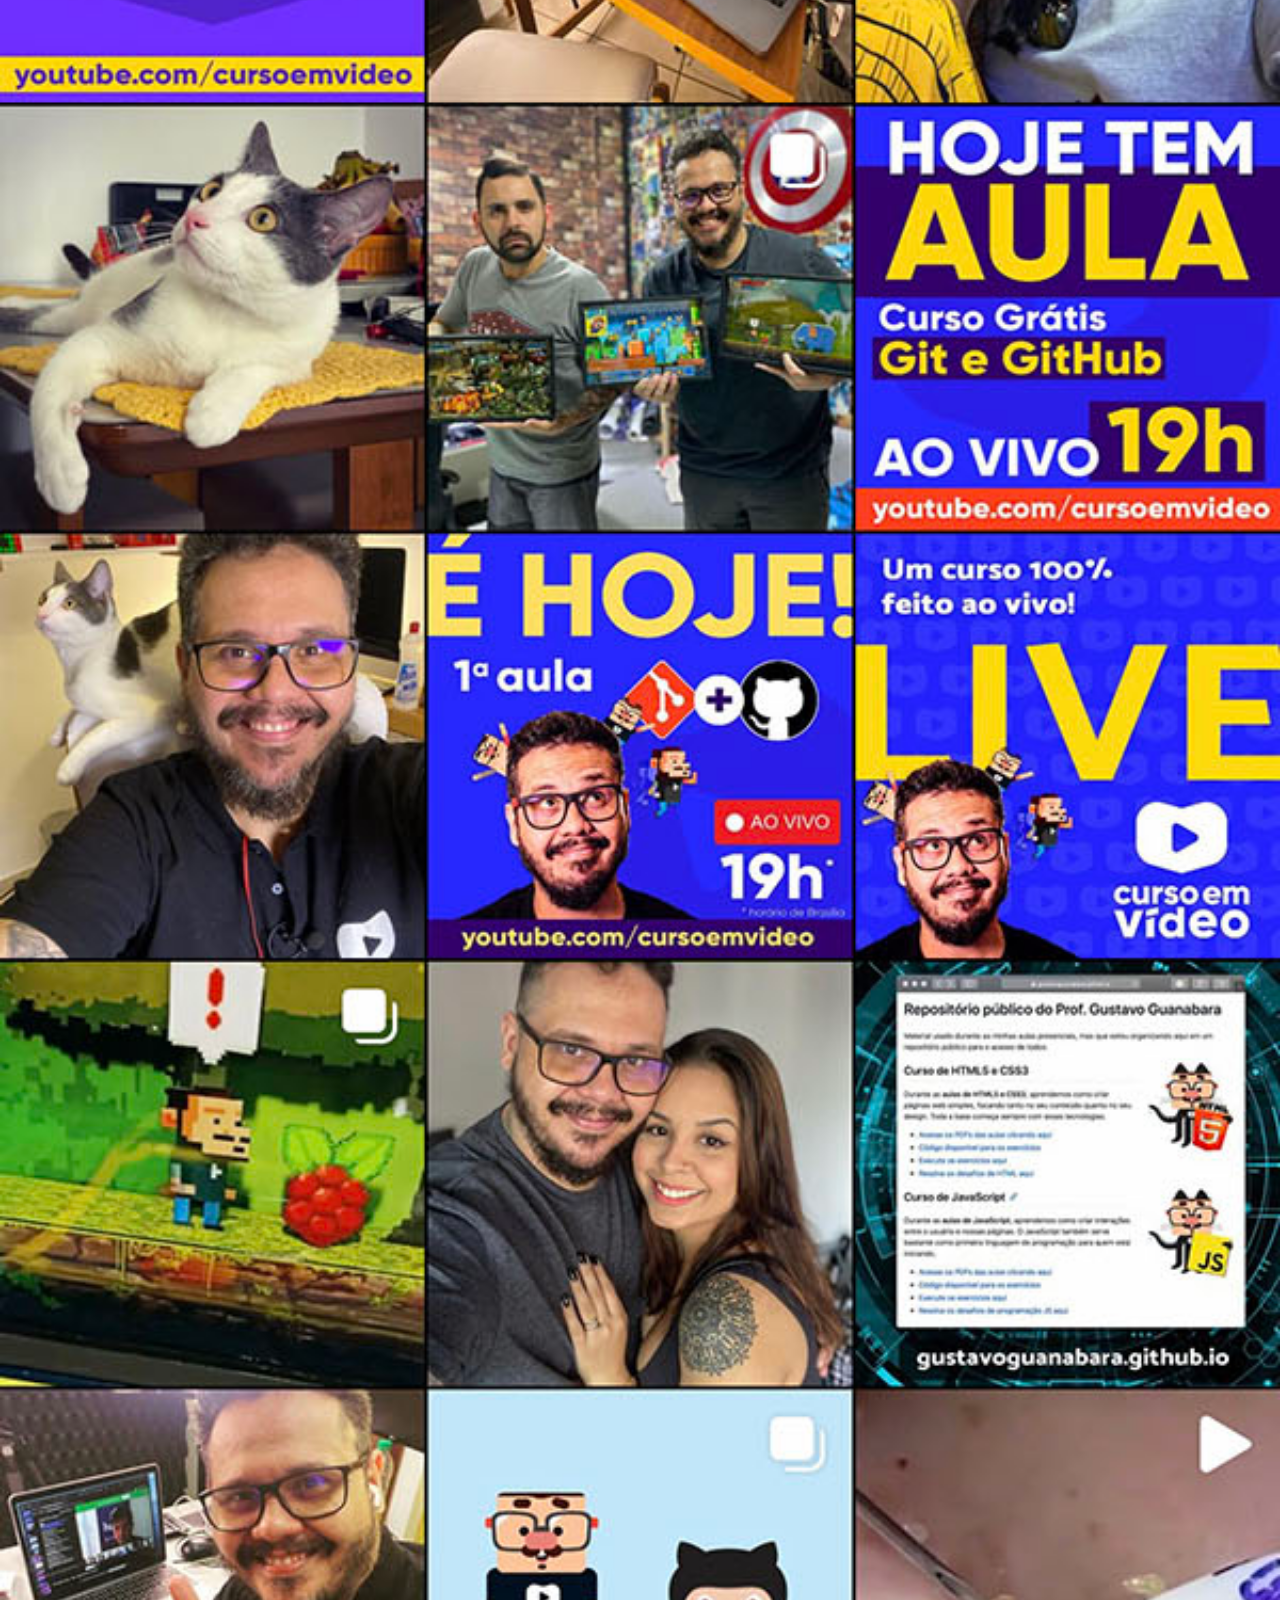
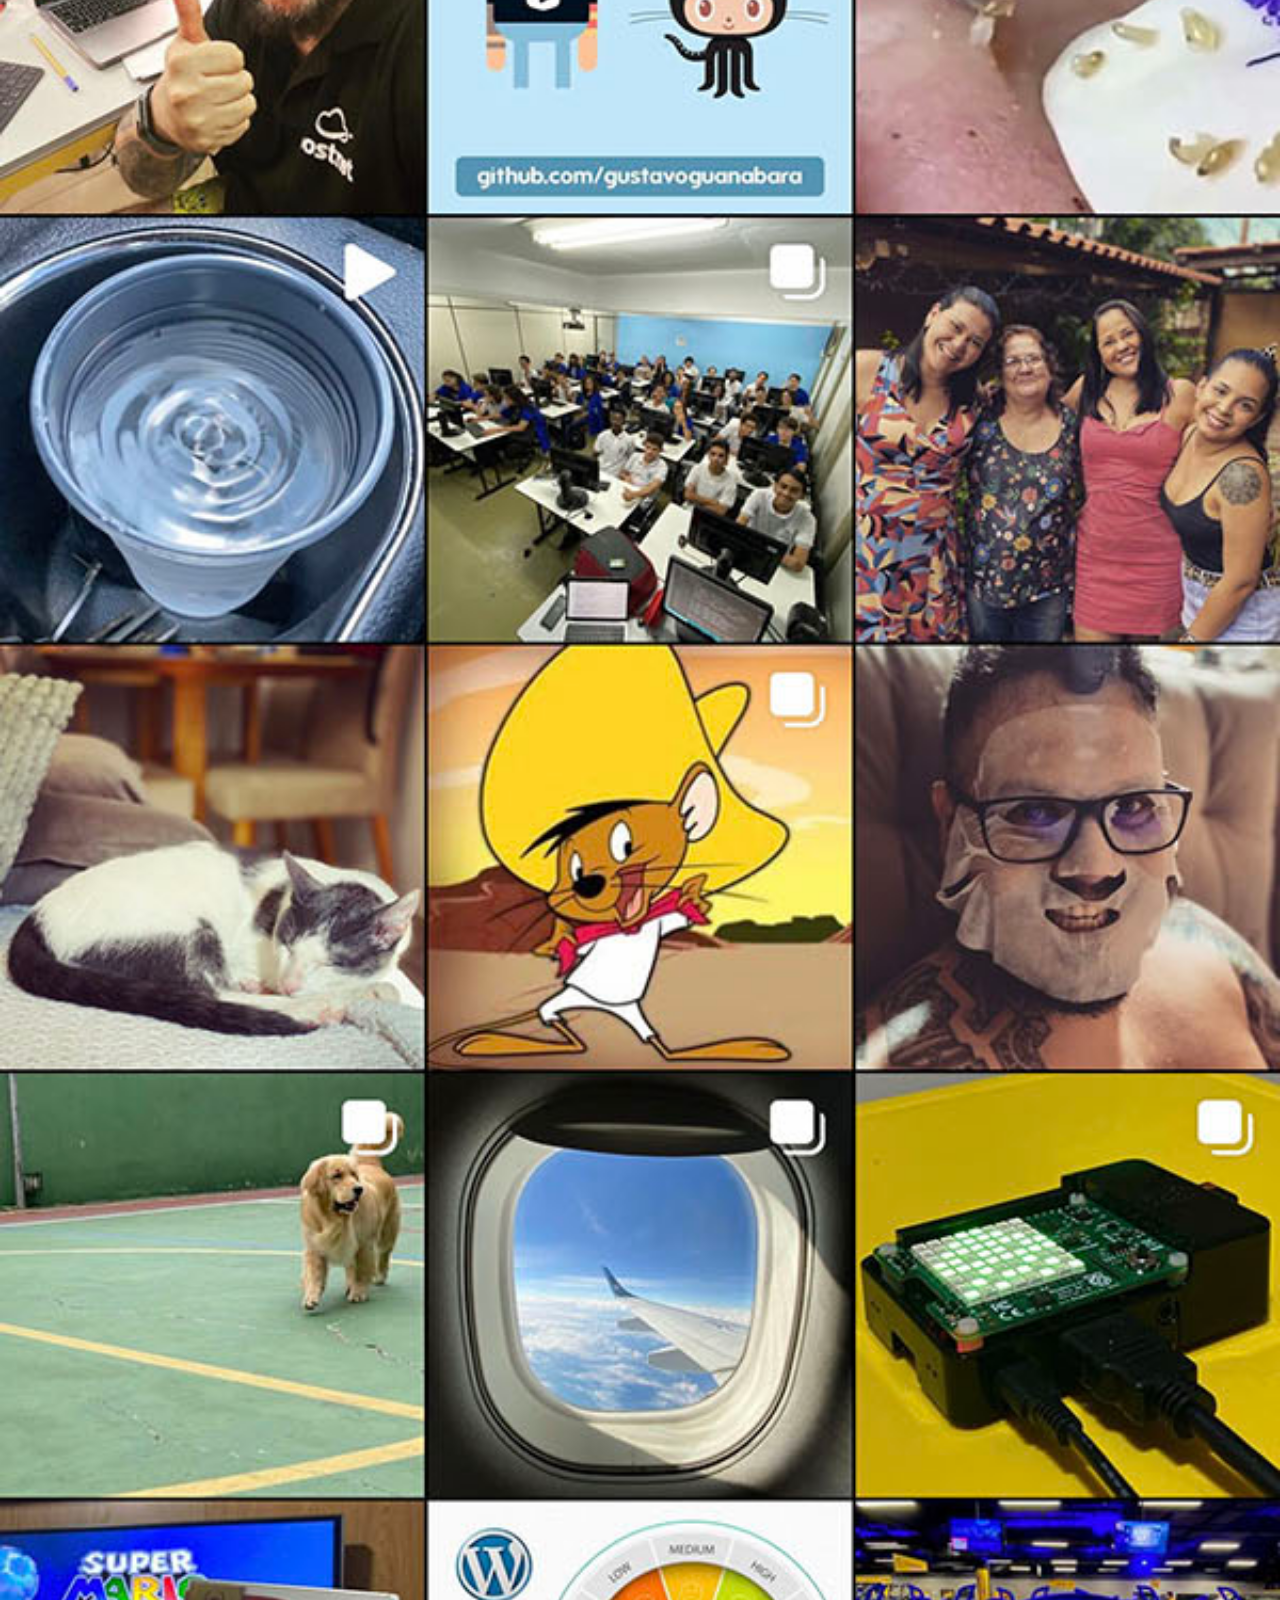
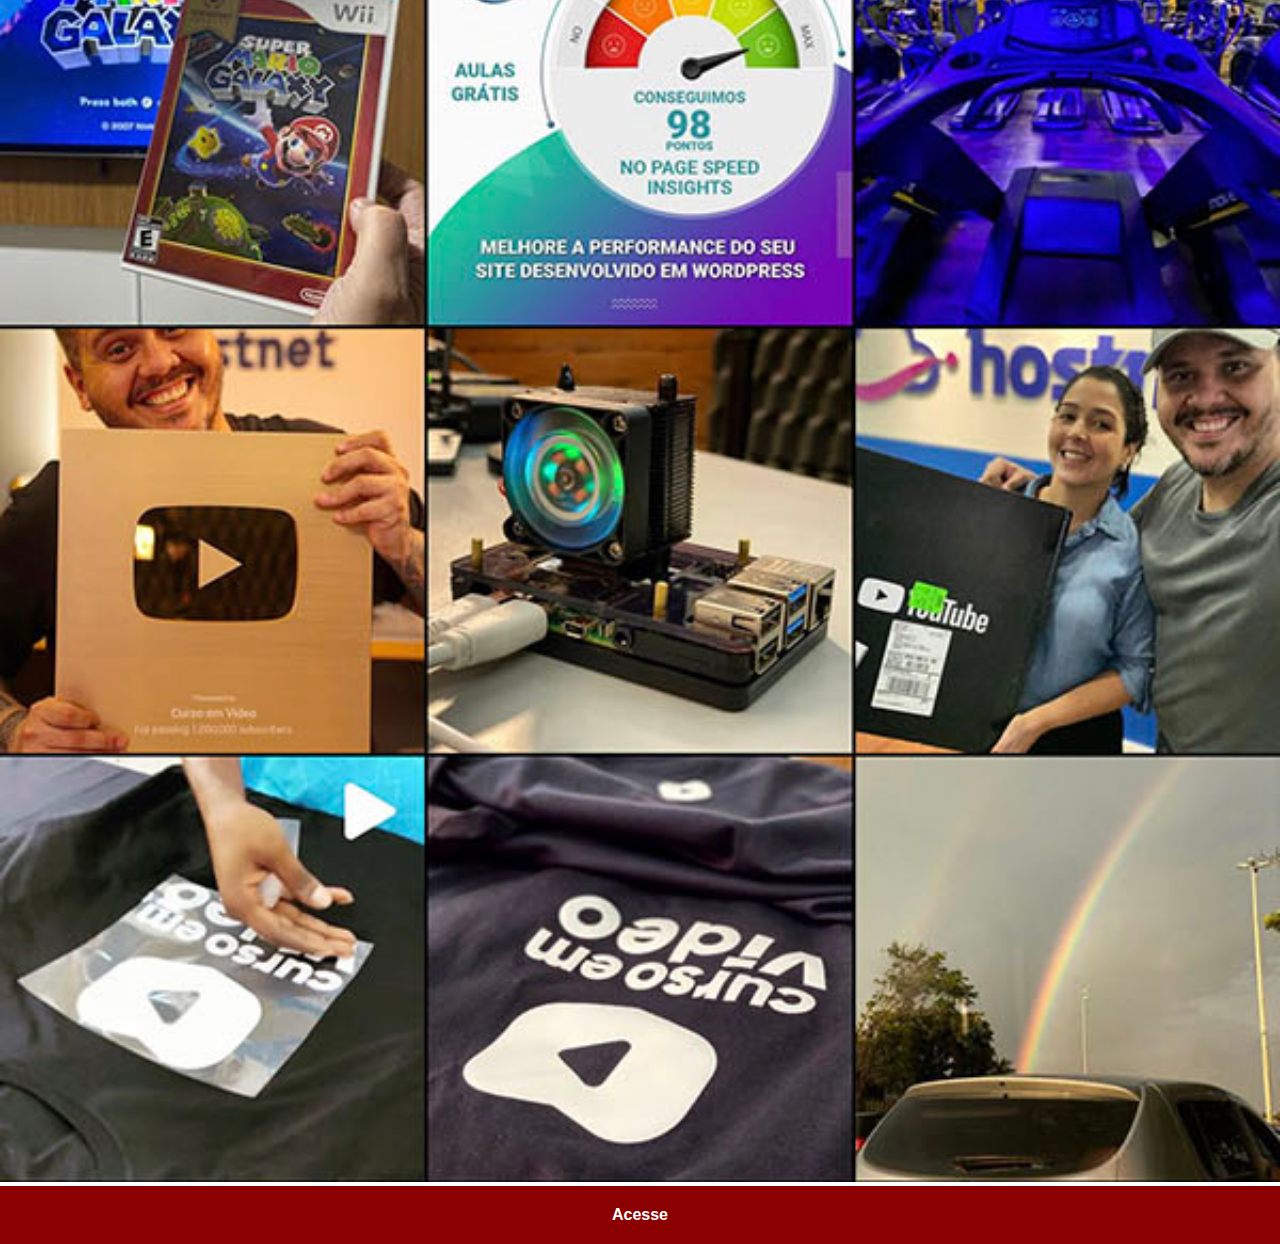
<file: instagram.html>
<!DOCTYPE html>
<html lang="en">
<head>
    <meta charset="UTF-8">
    <meta http-equiv="X-UA-Compatible" content="IE=edge">
    <meta name="viewport" content="width=device-width, initial-scale=1.0">
    <title>Instagram</title>
    <link rel="stylesheet" href="estilos/social.css">
</head>
<body>
    <img src="imagens/tela-instagram.jpg" alt="Instagram"><a href="https://www.instagram.com/gustavoguanabara" target="_blank">Acesse</a>
</body>
</html>
</file>
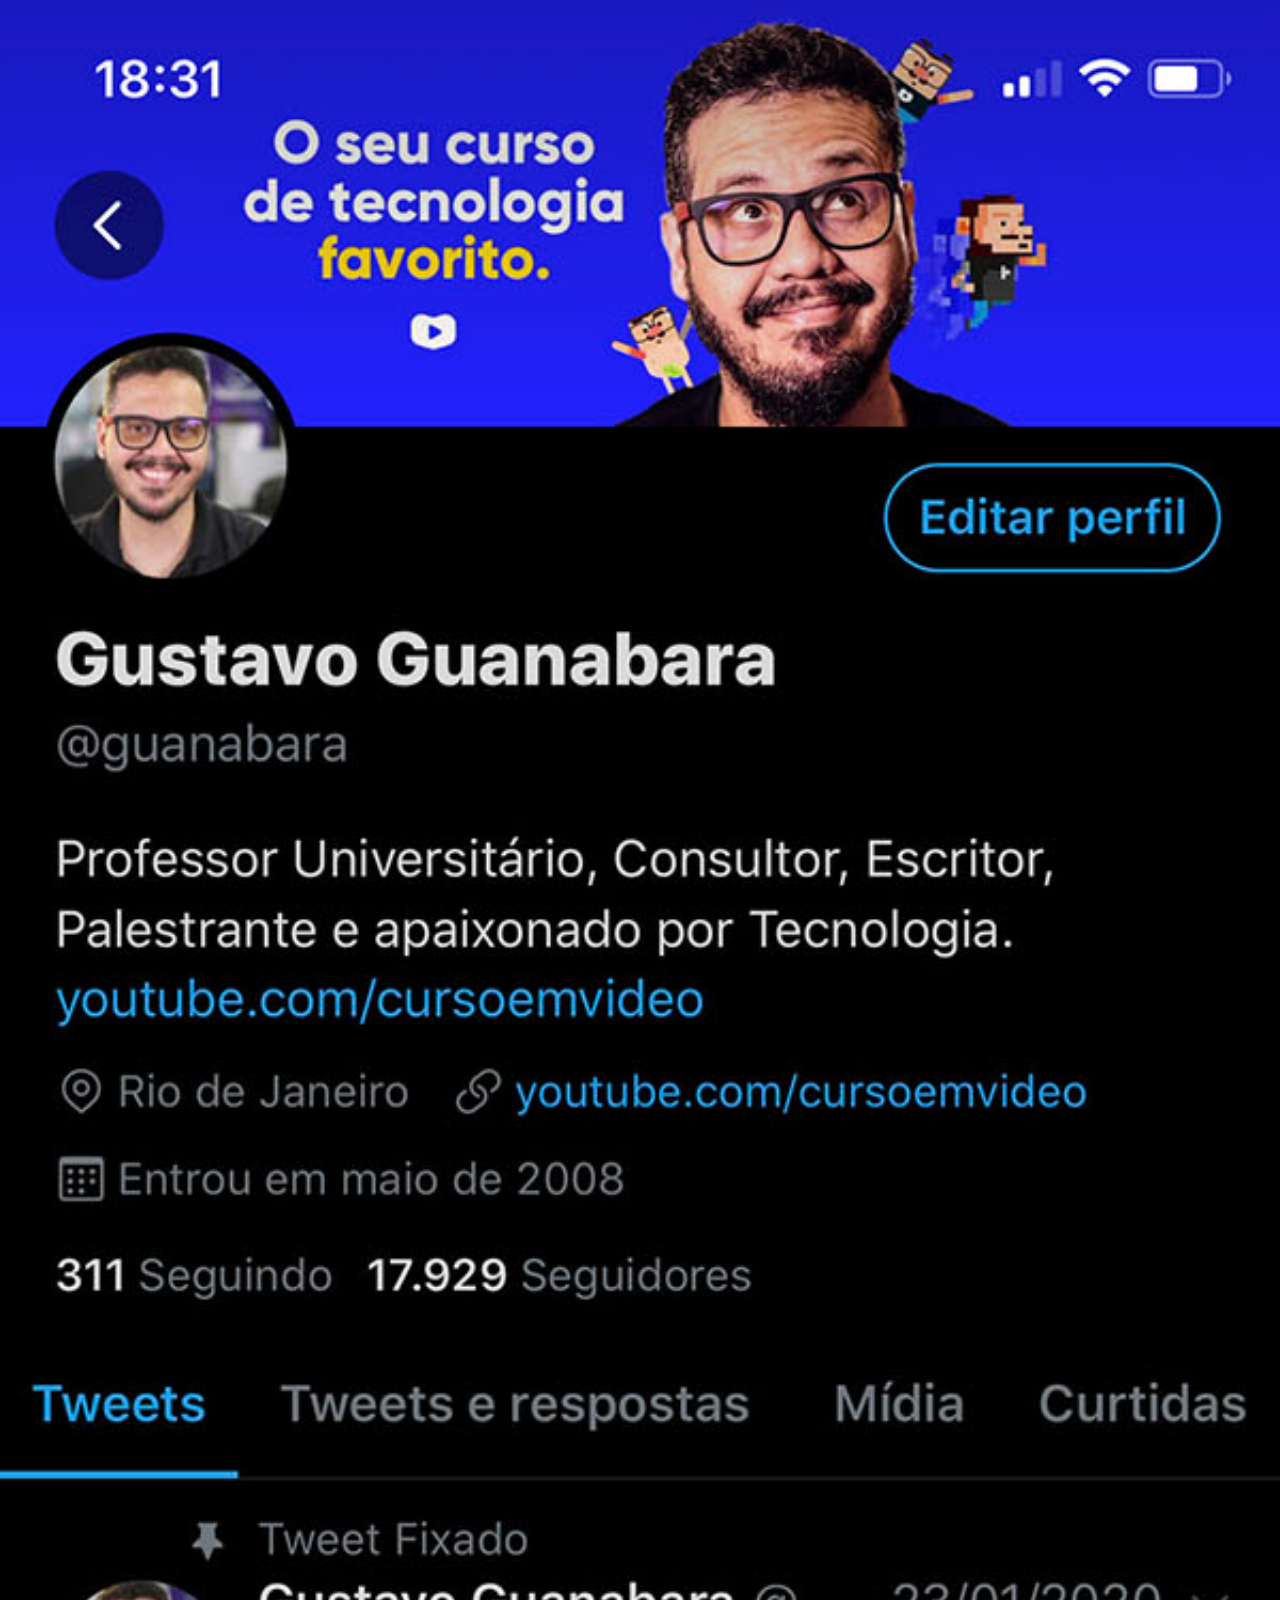
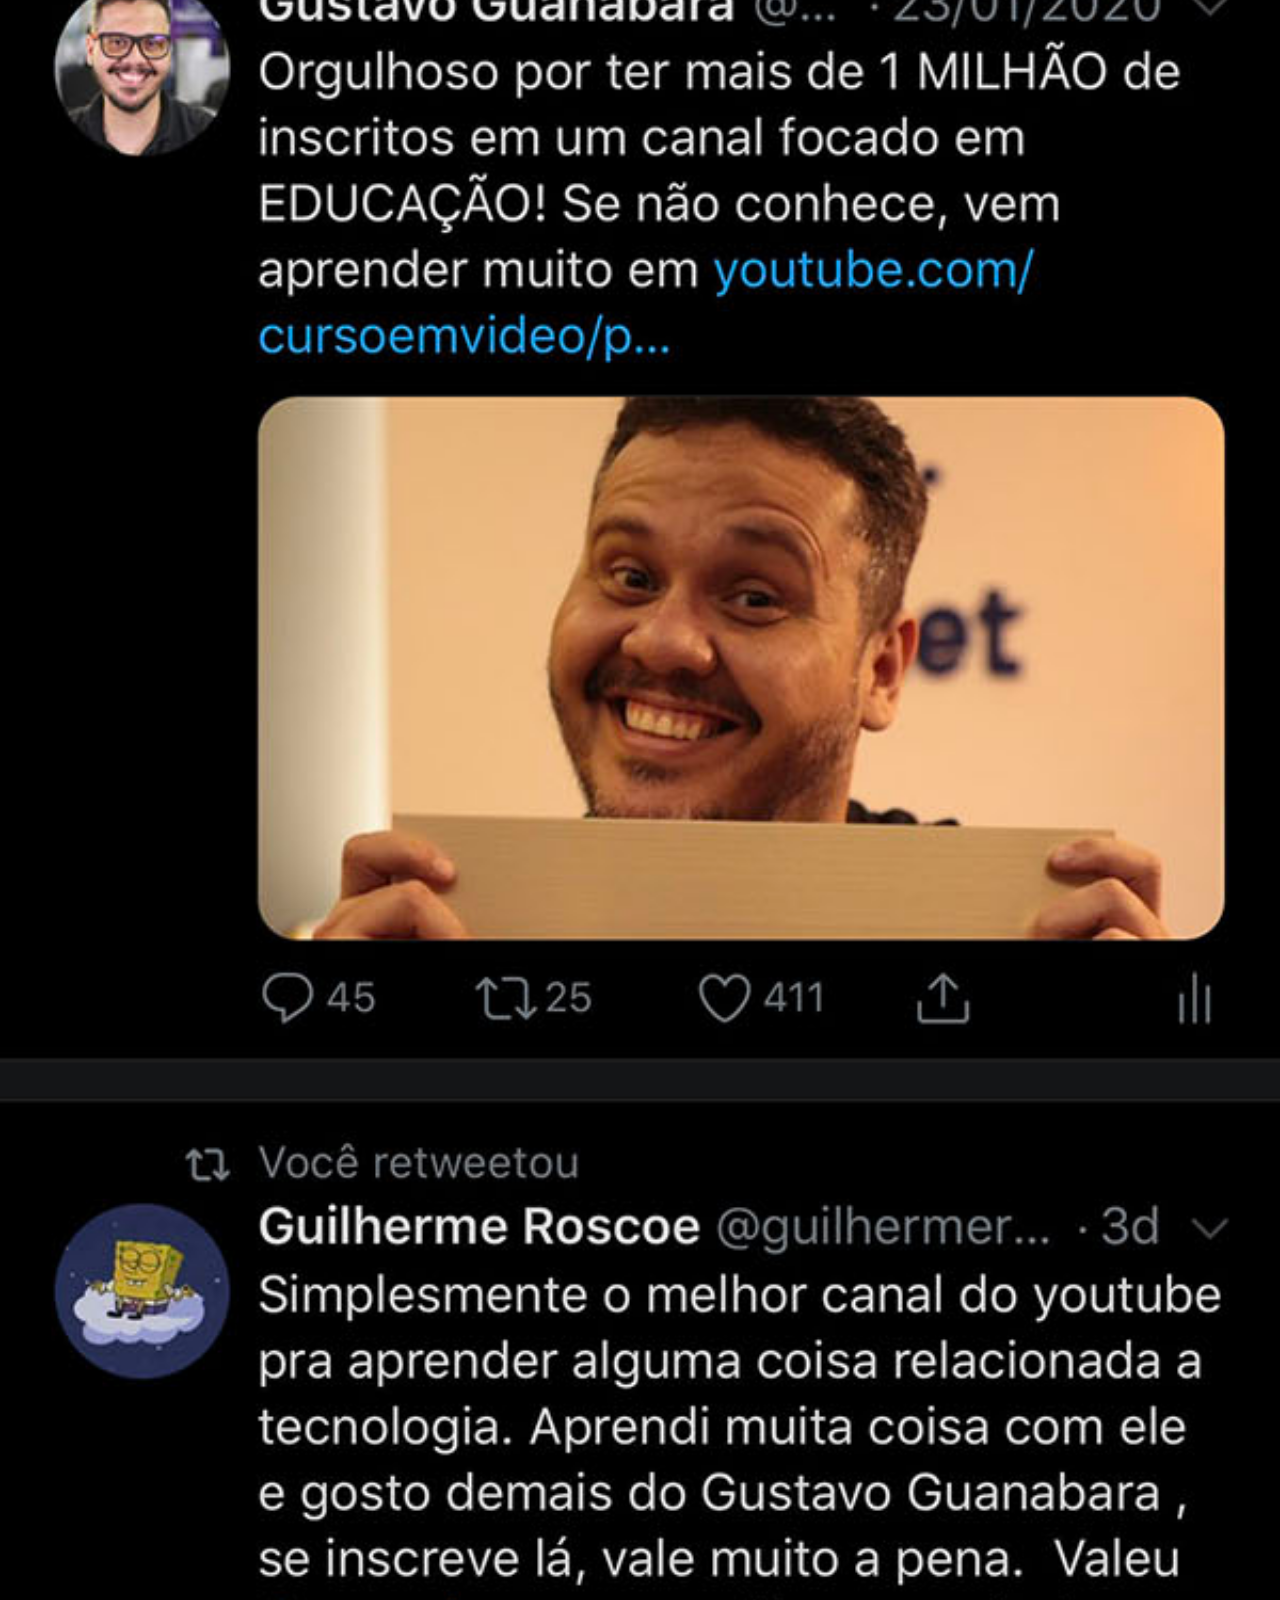
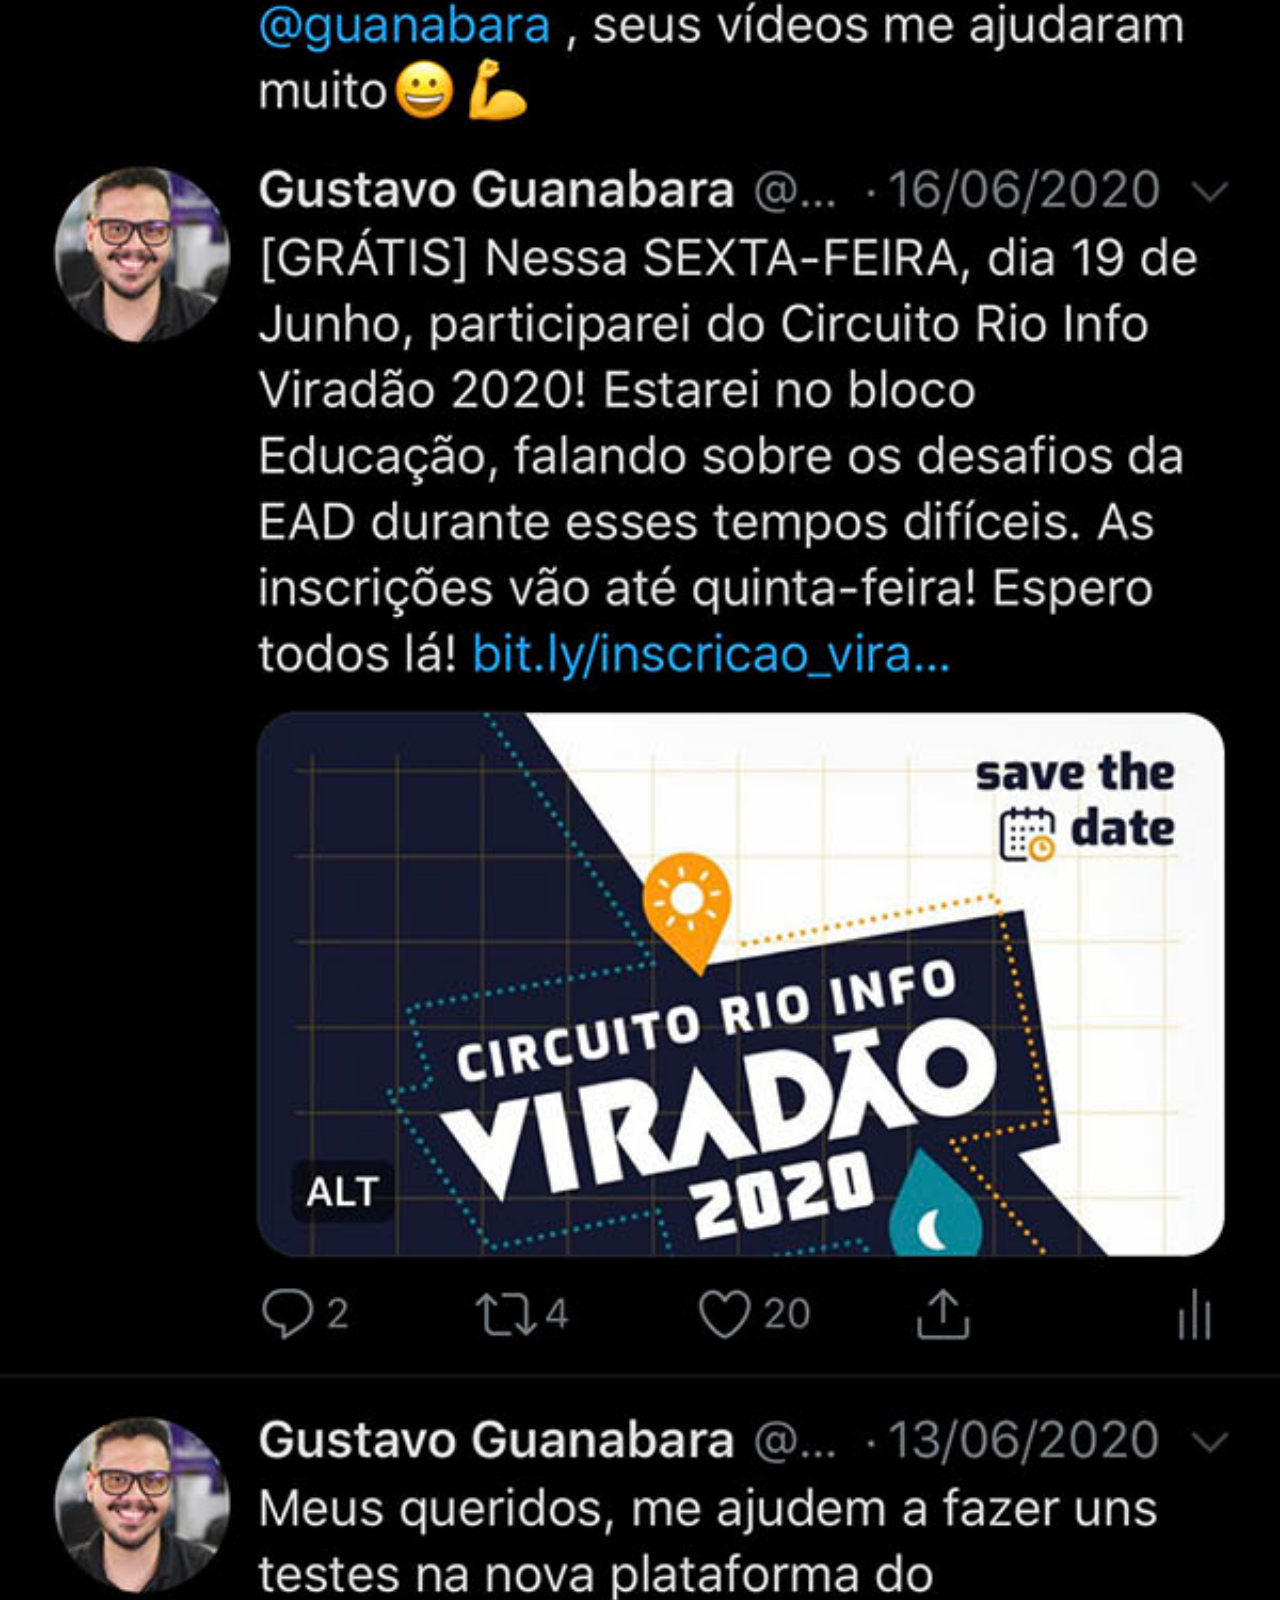
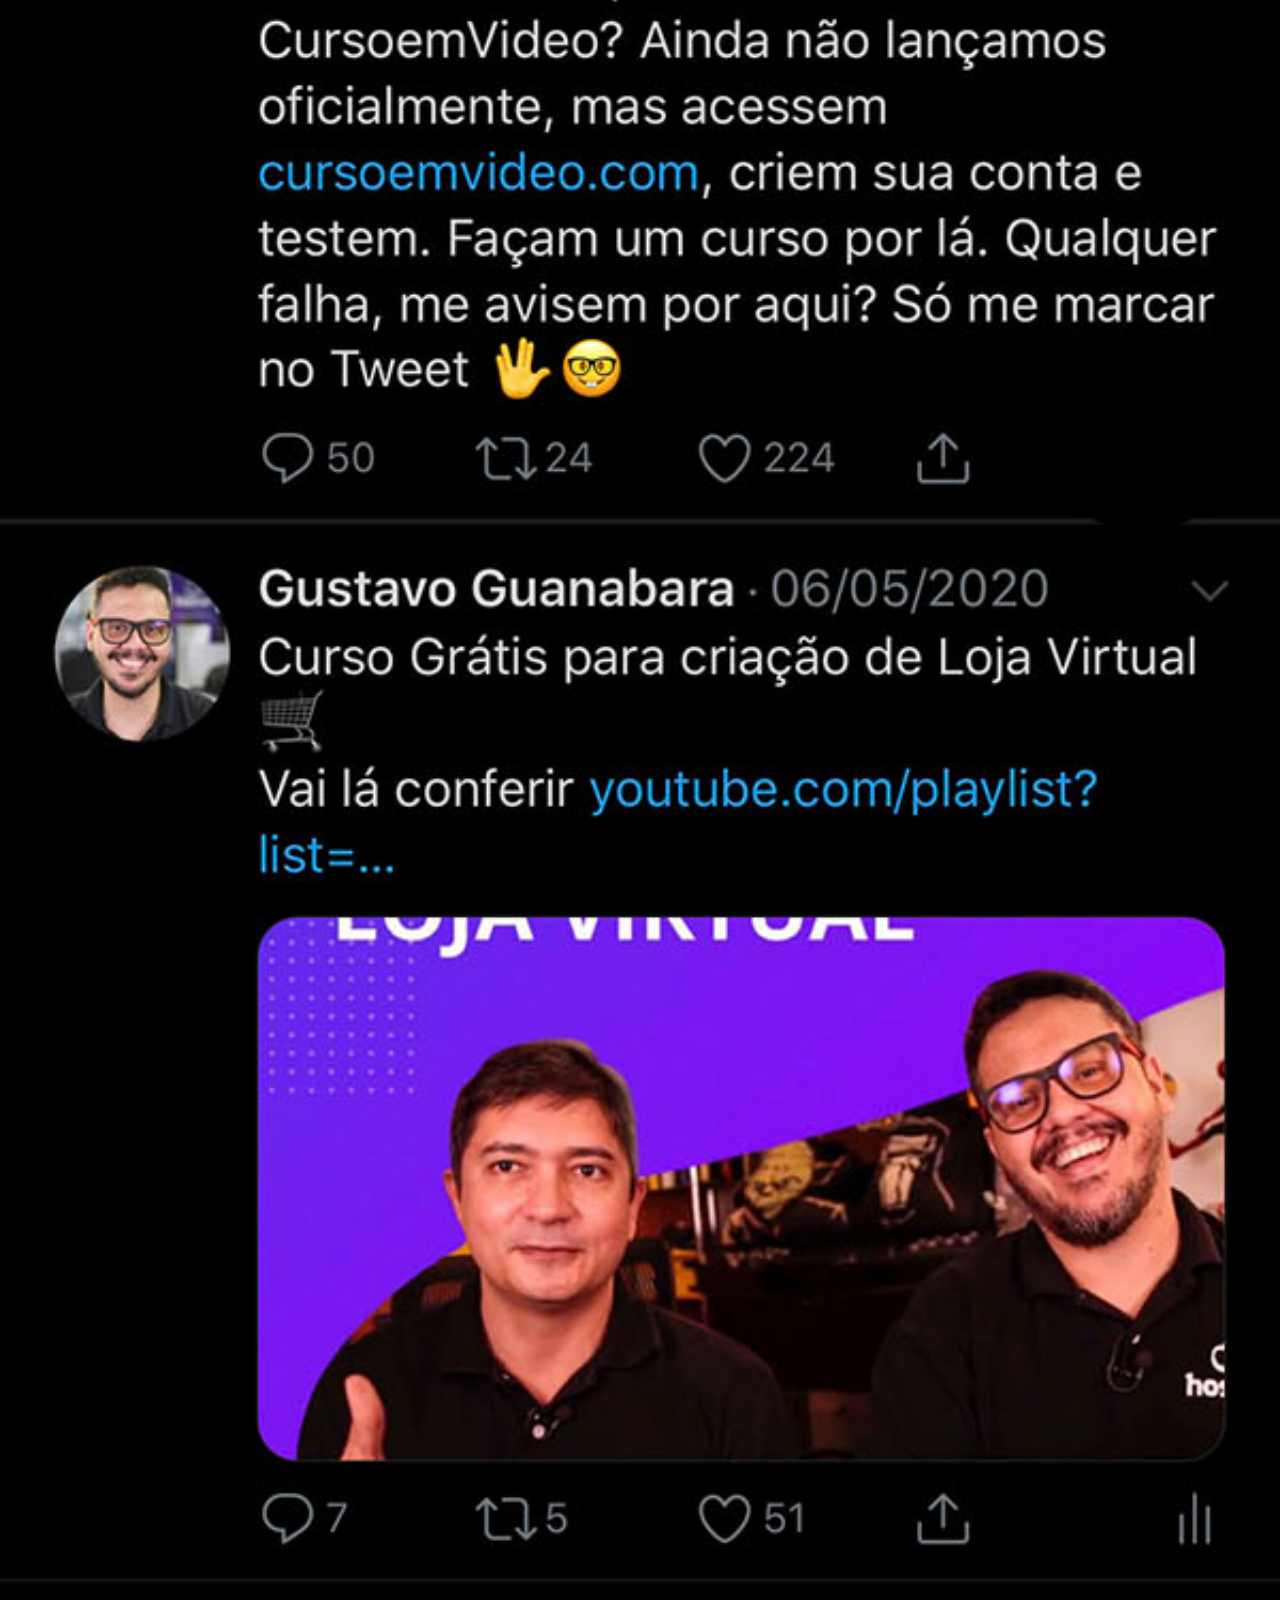
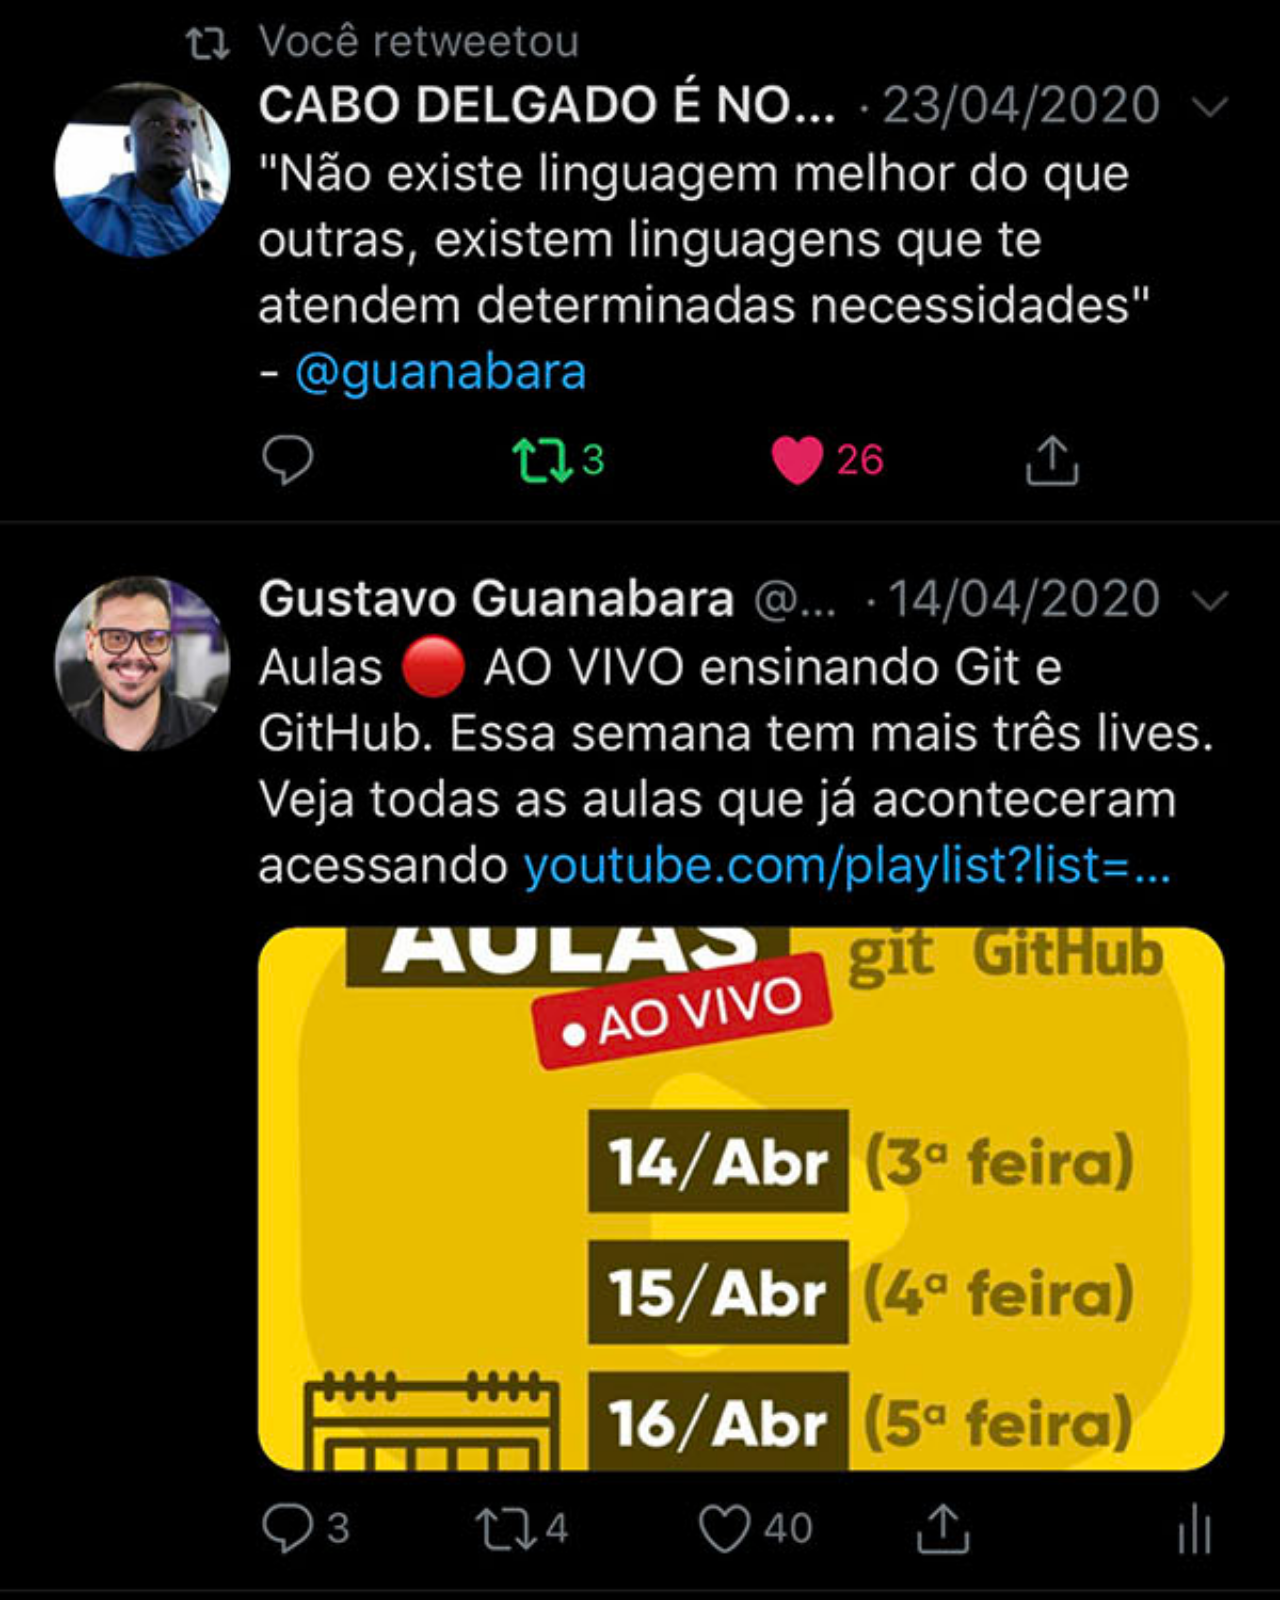
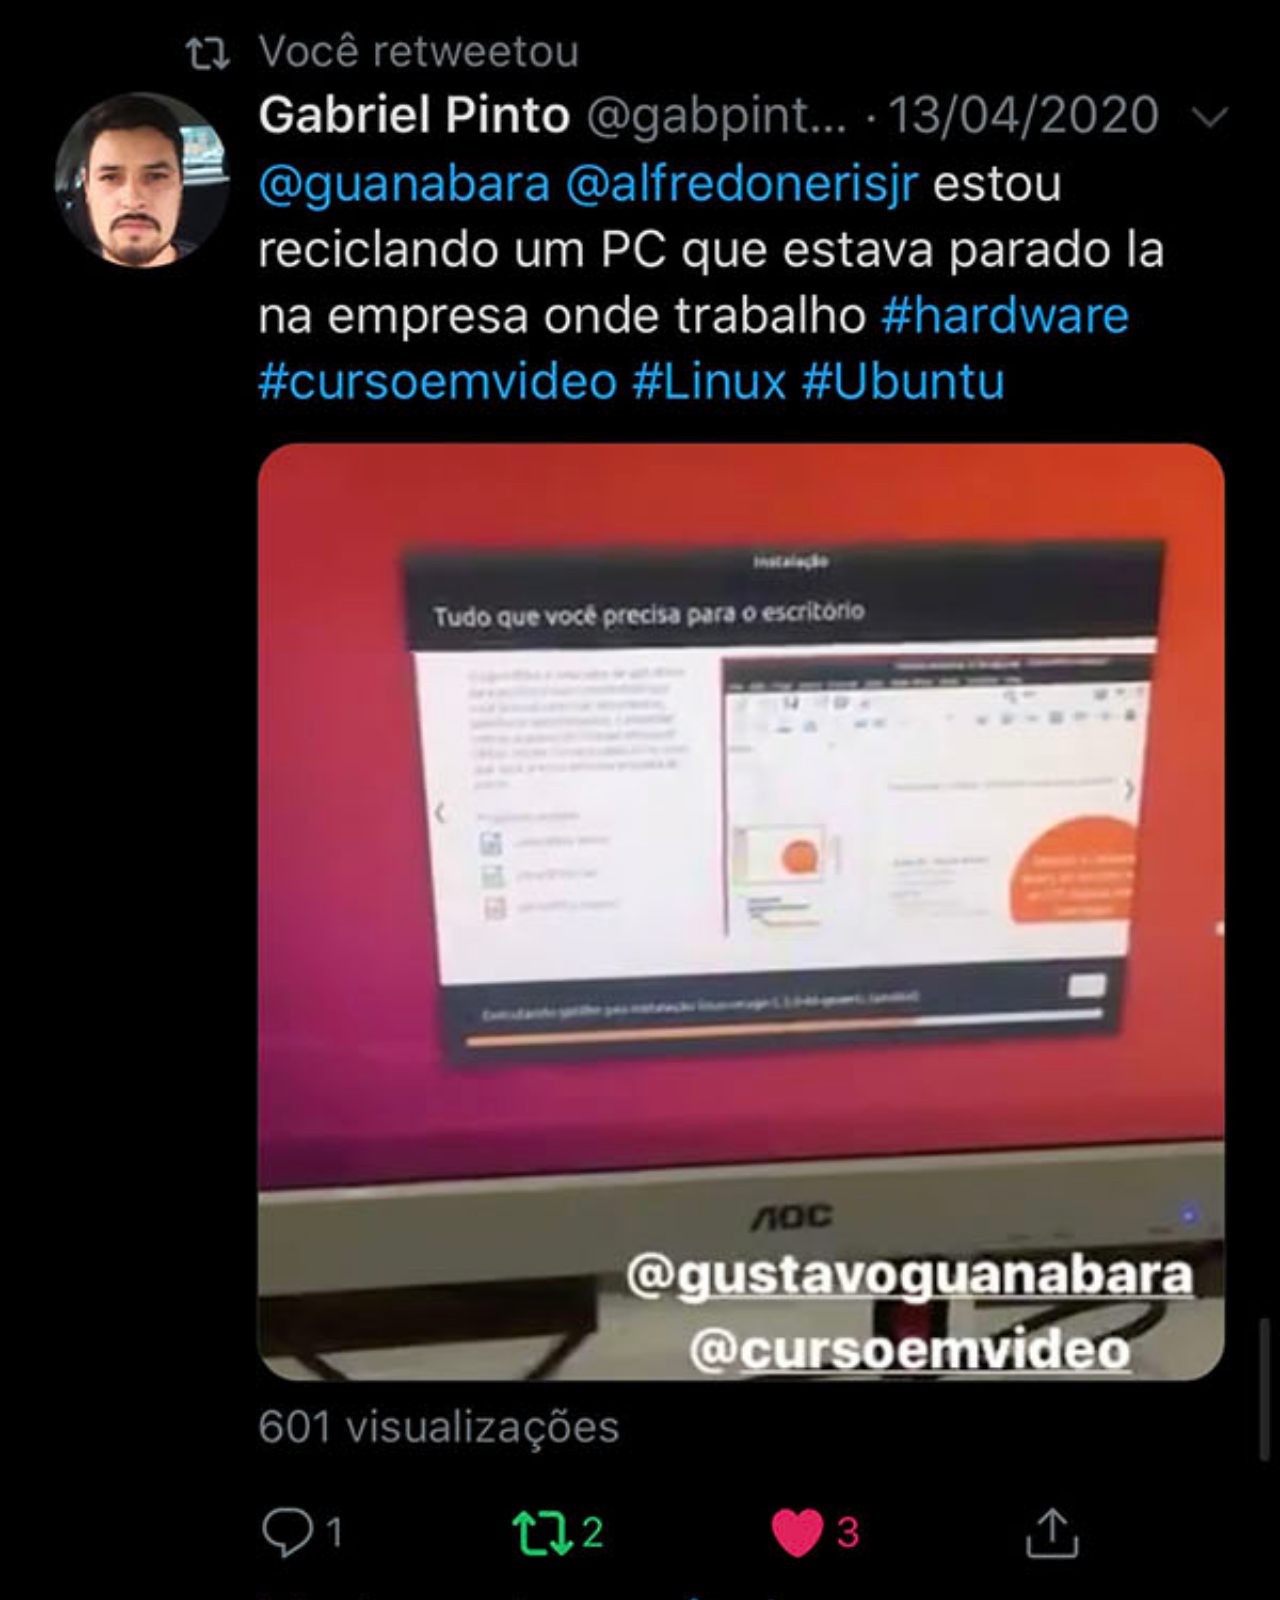
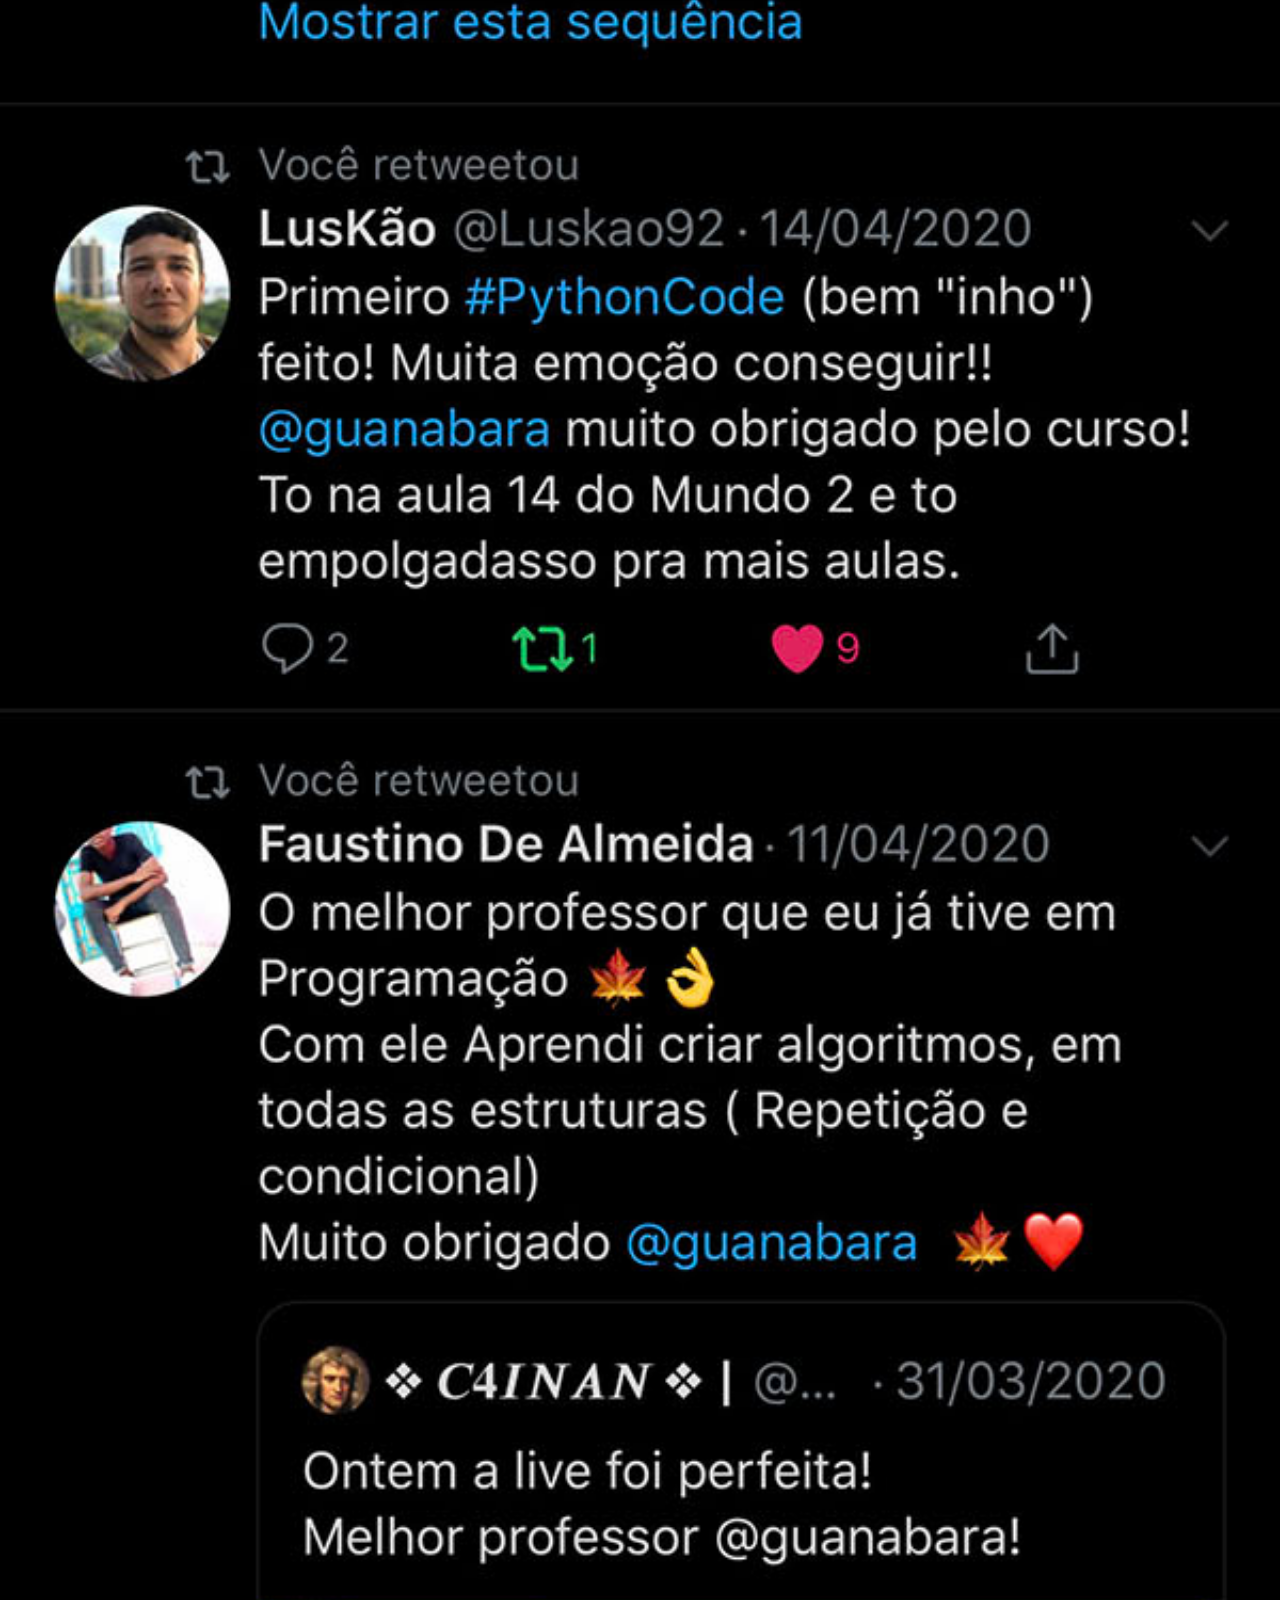
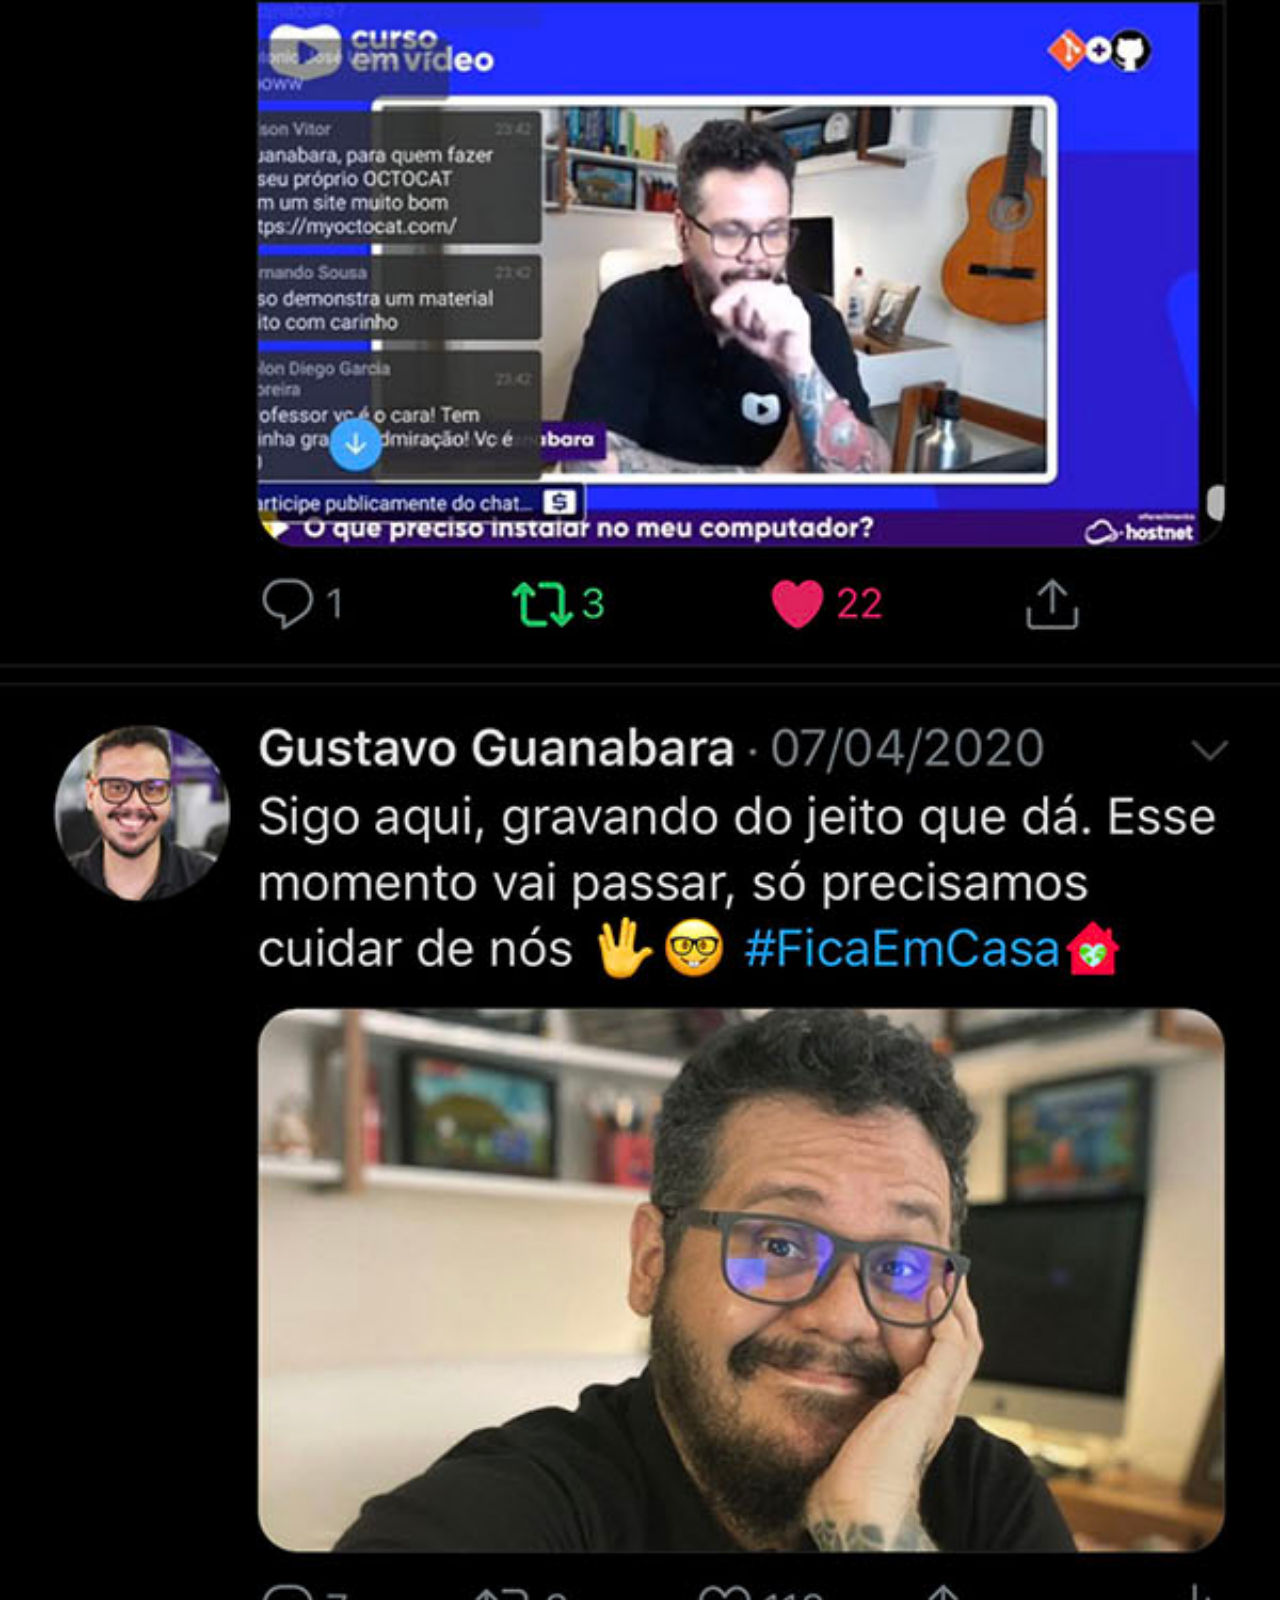
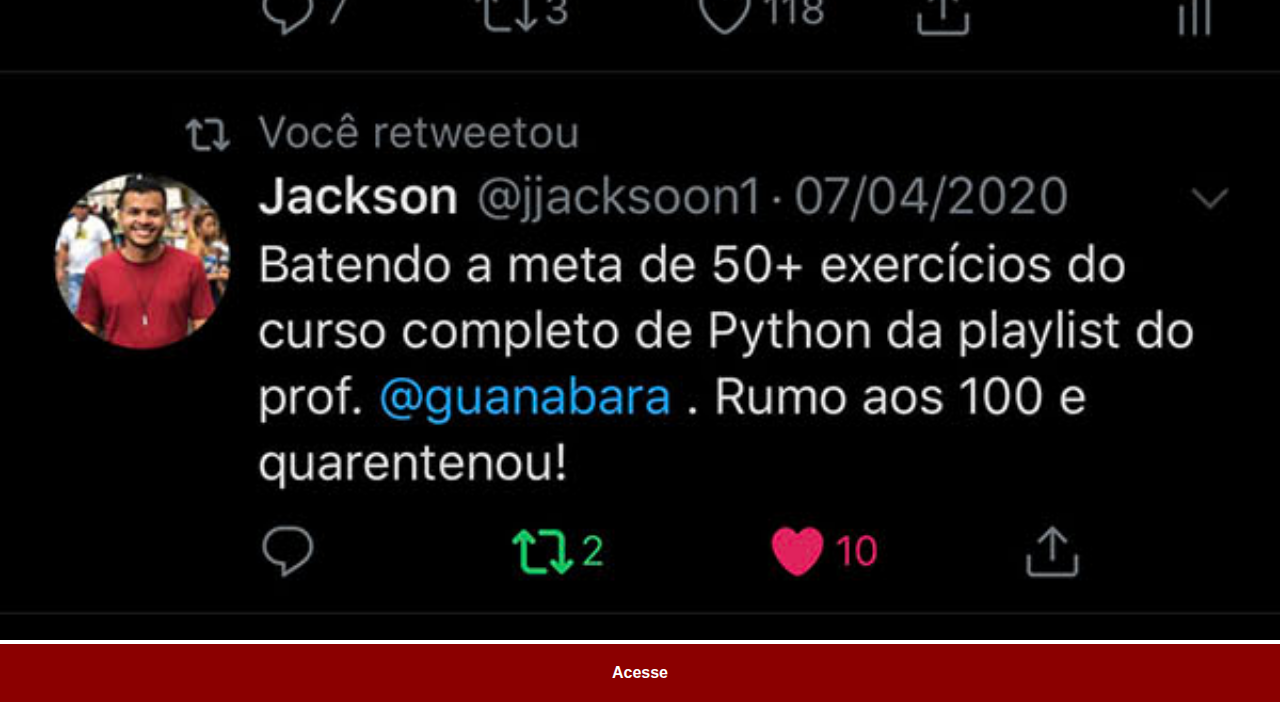
<file: twitter.html>
<!DOCTYPE html>
<html lang="pt-br">
<head>
    <meta charset="UTF-8">
    <meta http-equiv="X-UA-Compatible" content="IE=edge">
    <meta name="viewport" content="width=device-width, initial-scale=1.0">
    <title>Twitter</title>
    <link rel="stylesheet" href="estilos/social.css">
</head>
<body>
    <img src="imagens/tela-twitter.jpg" alt="Twitter"><a href="" target="_blank">Acesse</a>
</body>
</html>
</file>
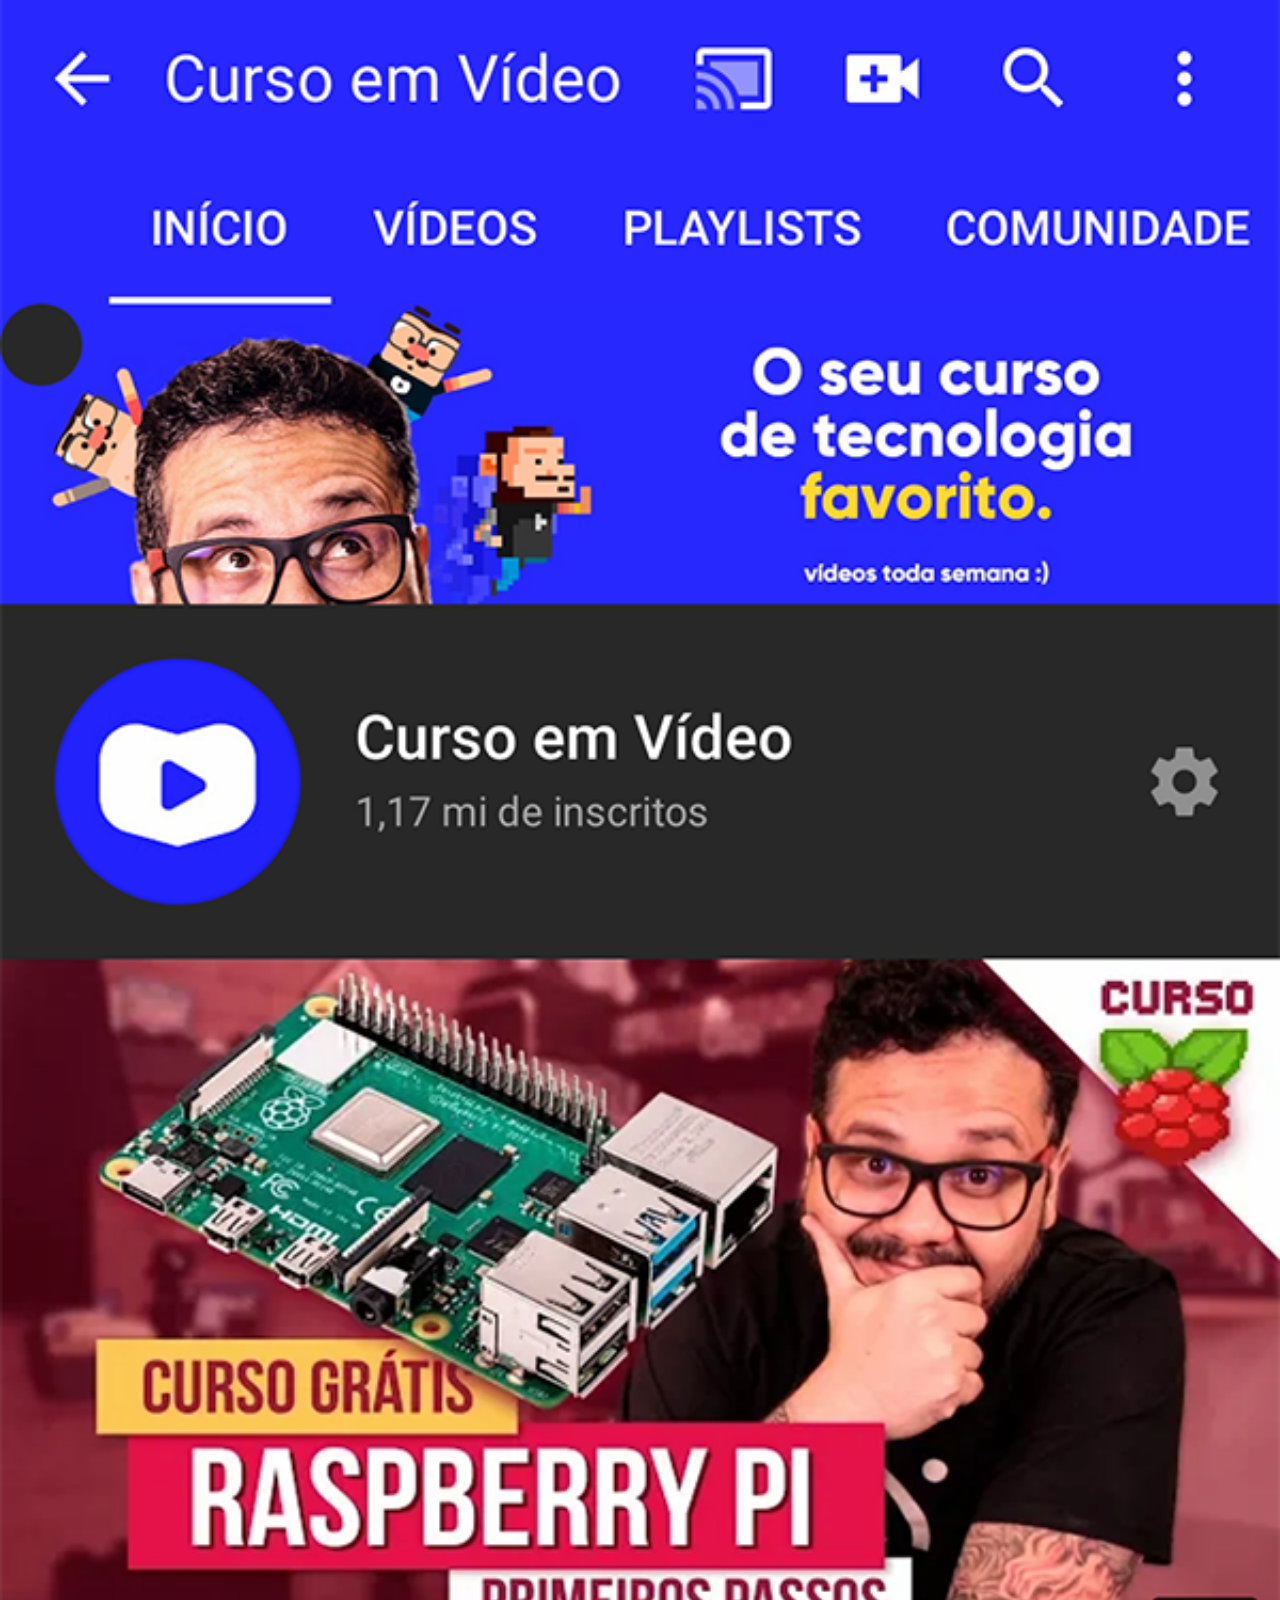
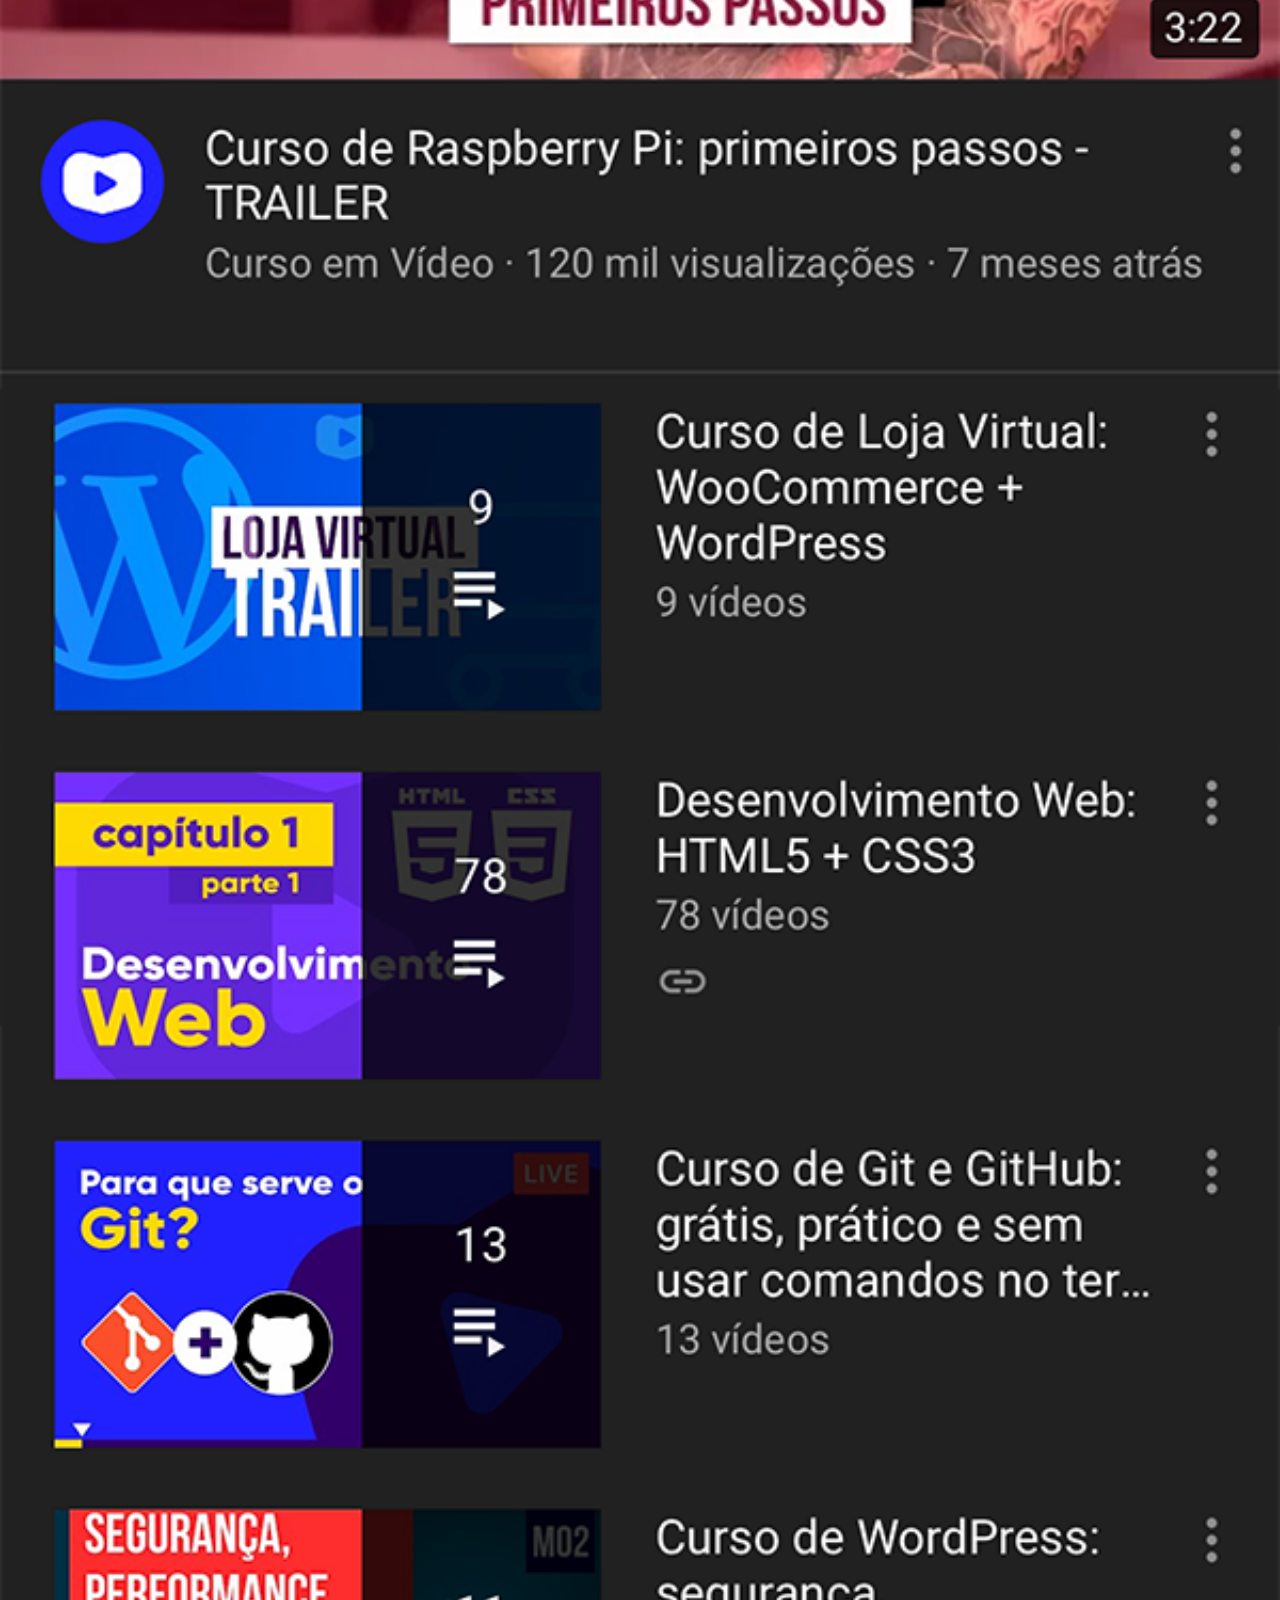
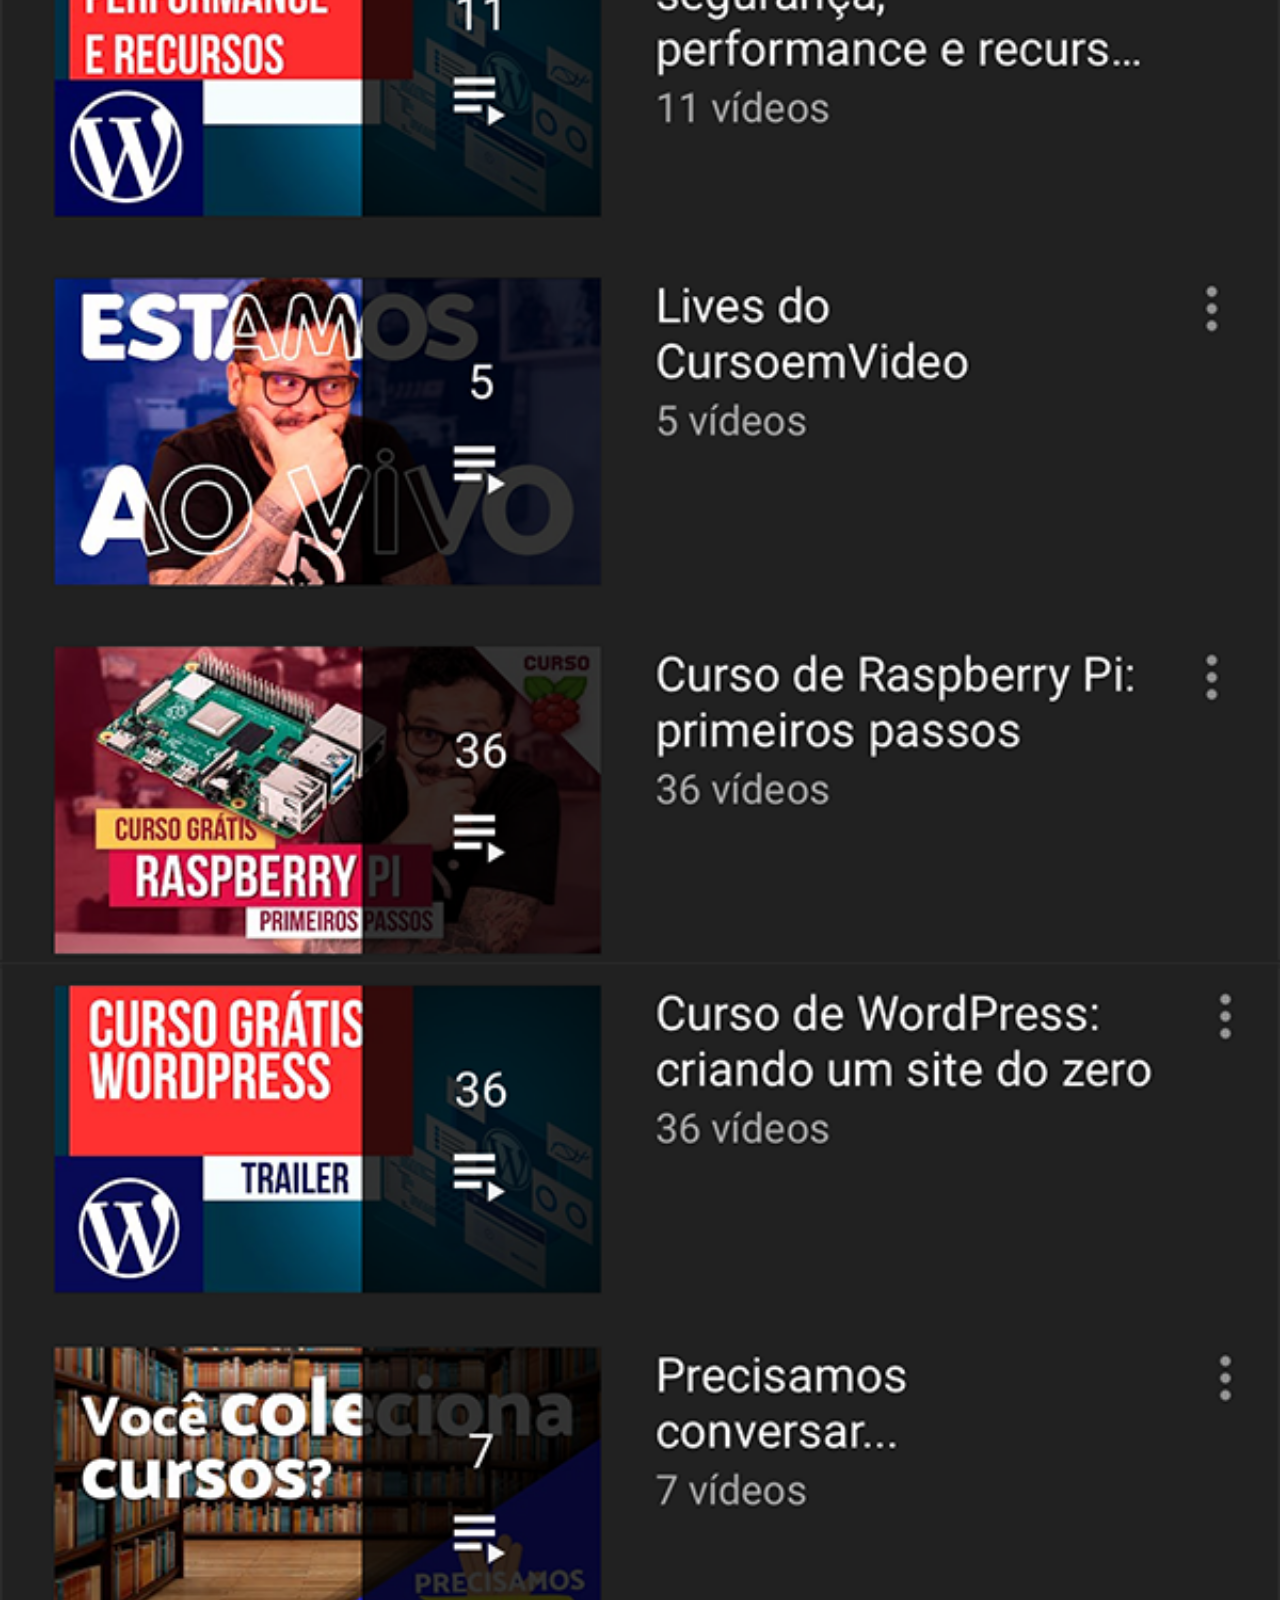
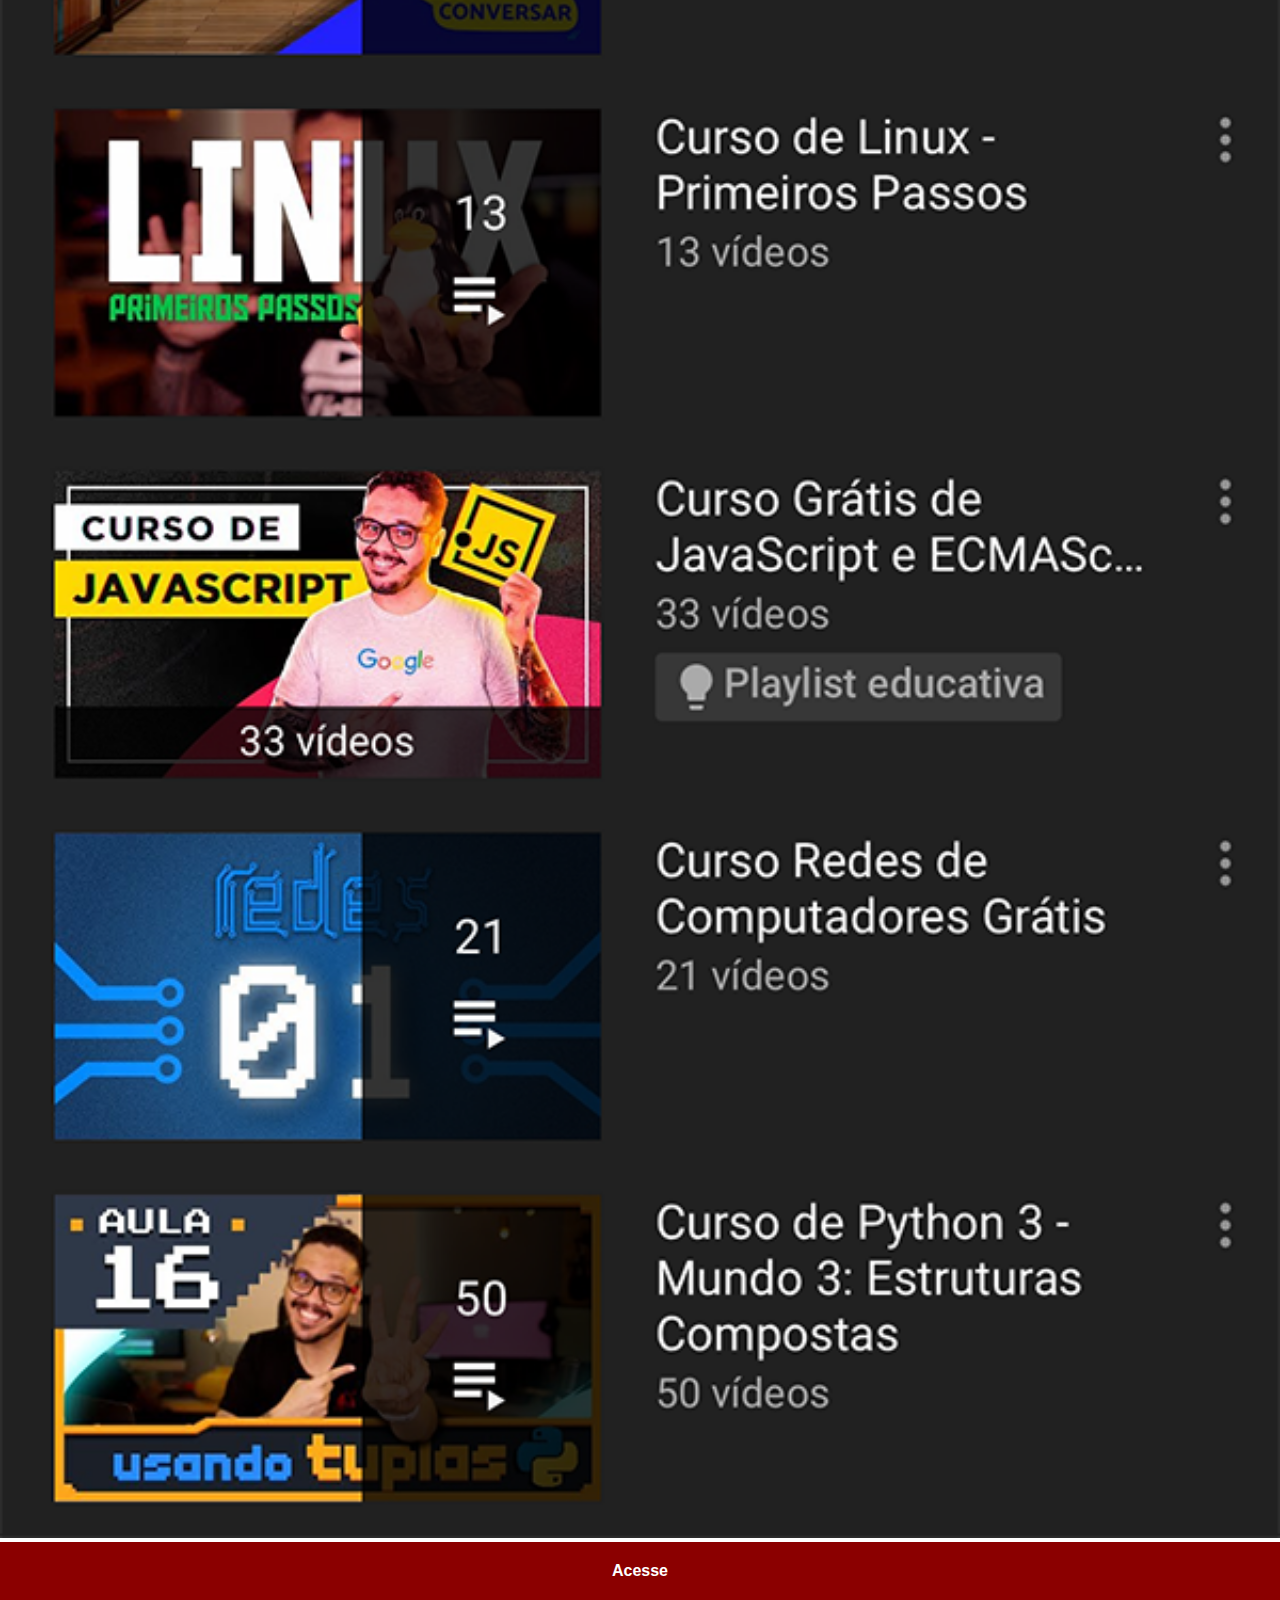
<file: youtube.html>
<!DOCTYPE html>
<html lang="pt-br">
<head>
    <meta charset="UTF-8">
    <meta http-equiv="X-UA-Compatible" content="IE=edge">
    <meta name="viewport" content="width=device-width, initial-scale=1.0">
    <title>YouTube</title>
    <link rel="stylesheet" href="estilos/social.css">
</head>
<body>
    <img src="imagens/tela-youtube.png" alt="YouTube"><a href="https://www.youtube.com/user/cursoemvideo/playlist" target="_blank">Acesse</a>
</body>
</html>
</file>
<file: estilos/style.css>
@charset "UTF-8";

* { /* Configurações gerais, fazer imagens ocuparem a tela toda */
    margin: 0px;
    padding: 0px;
    font-family: Arial, Helvetica, sans-serif;
}

html, body { /* Responsividade */
    height: 100vh;
    width: 100vw;
    background-color: black;
}

body { /* Plano de fundo */
    background: url(../imagens/fundo-madeira.jpg) no-repeat top center;
    background-size: cover;
    background-attachment: fixed;
}

main { /* Responsividade */
    height: 100vh;
    position: relative;
}

section#telefone { /* Para ajustar o celular ao centro */
    position: absolute;
    top: 50%;
    left: 50%;
    transform: translate(-50%, -50%); /* Como o pixel inicial está exatamente em metade da tela, usamos o translate para inverter, deixando a section exatamente no meio da tela. Lembrando que o container de fora precisa ter position relativo, e o interno, absolute */
    height: 627px;
    width: 311px;
    background: url(../imagens/frame-iphone.png) no-repeat;
}

iframe#tela { /* Imagem dentro do celular */
    position: relative;
    top: 80px;
    left: 22.7px;
    width: 267px;
    height: 471px;
}

section#redes-sociais {
    text-align: right; /* Para deixar os ícones do lado direito da tela */
}

section#redes-sociais img {
    width: 50px; /* Quando diminui a largura para 50px, a altura já se auto ajusta de forma proporcional */
    margin: 10px; /* Para afastar os ícones */
    border-radius: 50%; /* Para deixar os ícones redondos, deixa as bordas redondas */
    box-shadow: 2px 2px 5px rgba(0, 0, 0, 0.4); /* Adiciona sombra */
    box-sizing: border-box; /* Para a borda passar a fazer parte da caixa/objeto */
}

section#redes-sociais img:hover {
    border: 2px solid rgba(255, 255, 255, 0.7); /* Para fazer a borda destacar quando passar o seletor/mouse */
    transform: translate(-3px, -3px); /* Para fazer o ícone levantar, se mexer ao passar o seletor/mouse */
    box-shadow: 5px 5px 10px rgba(0, 0, 0, 0.6); /* Fazer sombra quando o ícone levantar no transform */
    transition: transform .3s; /* Para demorar um pouco para fazer o transform, movimentar o ícone ao passar o seletor/mouse */
}
</file>
<file: estilos/social.css>
@charset "UFT-8";

* {
    margin: 0px;
    padding: 0px;
    font-family: Arial, Helvetica, sans-serif;
}

::-webkit-scrollbar {
    width: 0px;
    height: 0px;
}

img {
    width: 100vw;
}

a {
    display: block;
    background-color: darkred;
    color: white;
    padding: 20px;
    text-align: center;
    font-weight: bolder;
    text-decoration: none;
}

a:hover {
    background-color: red;
}
</file>
